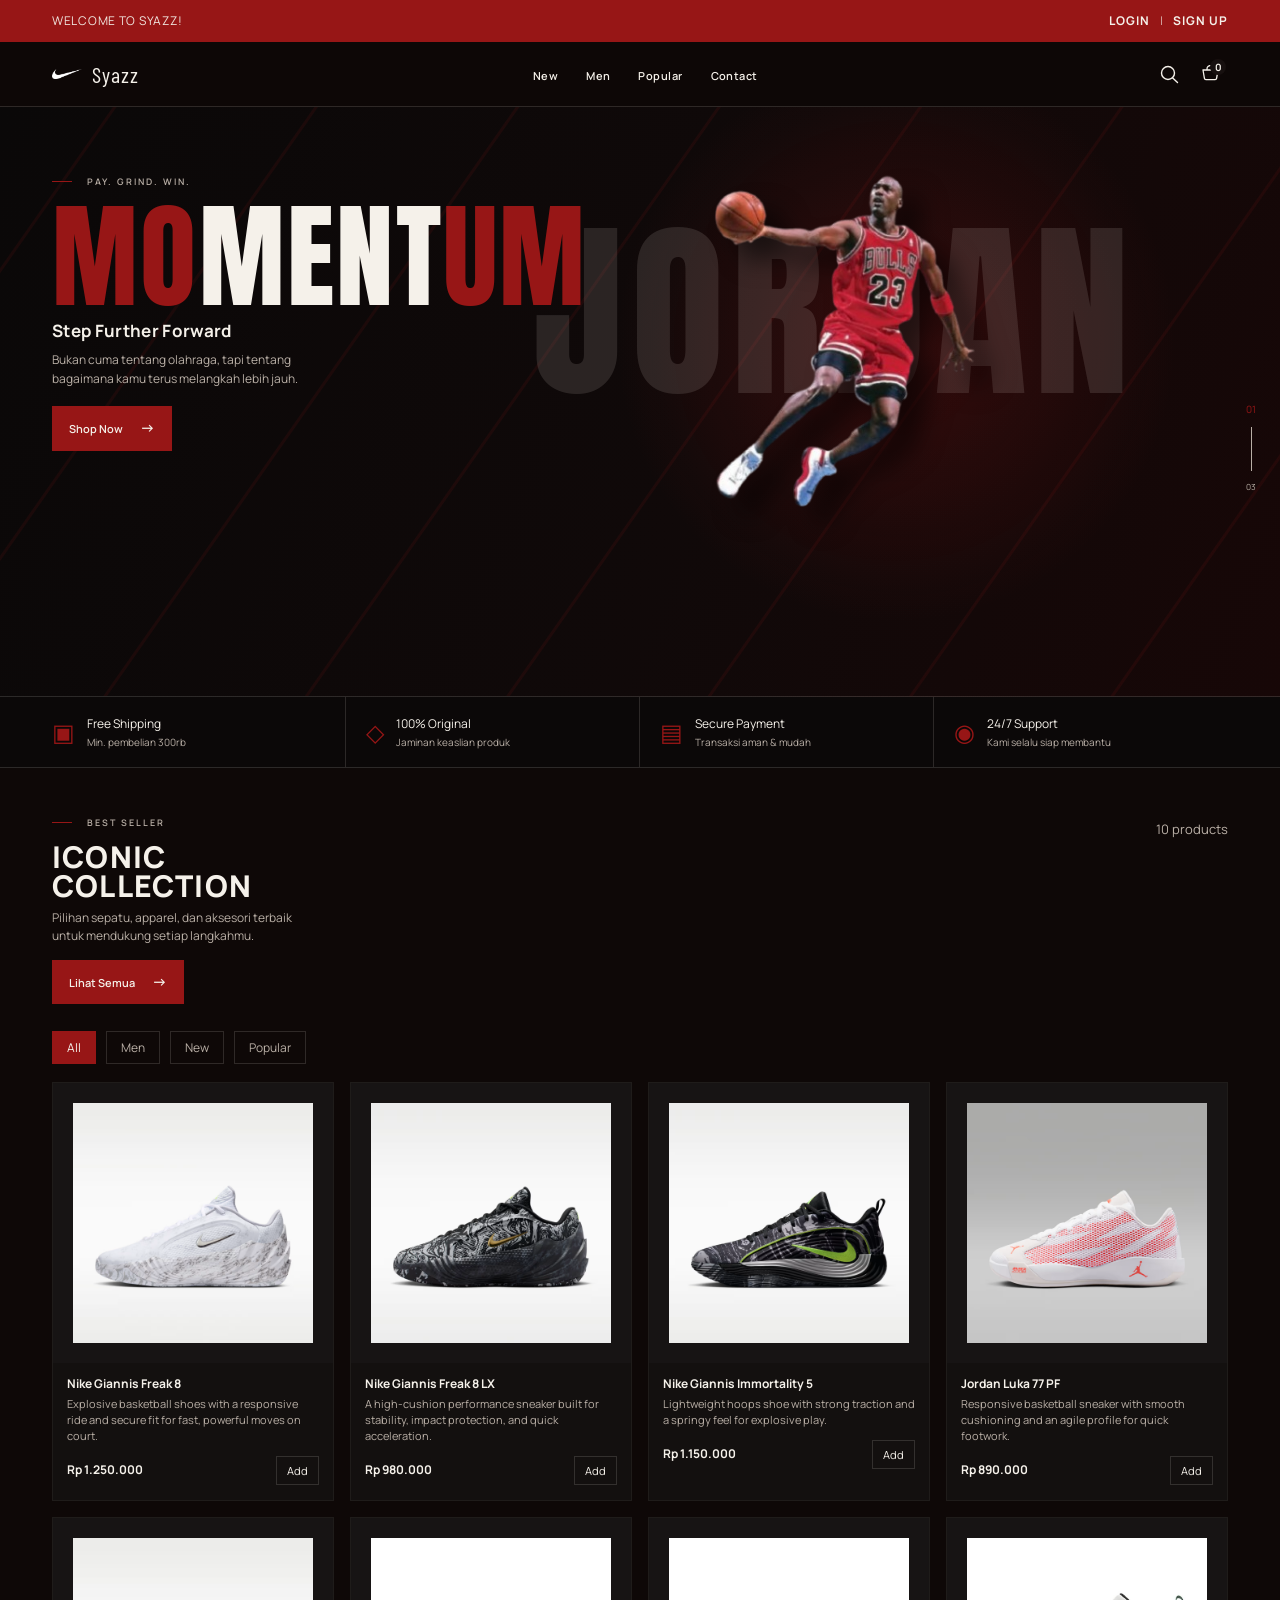
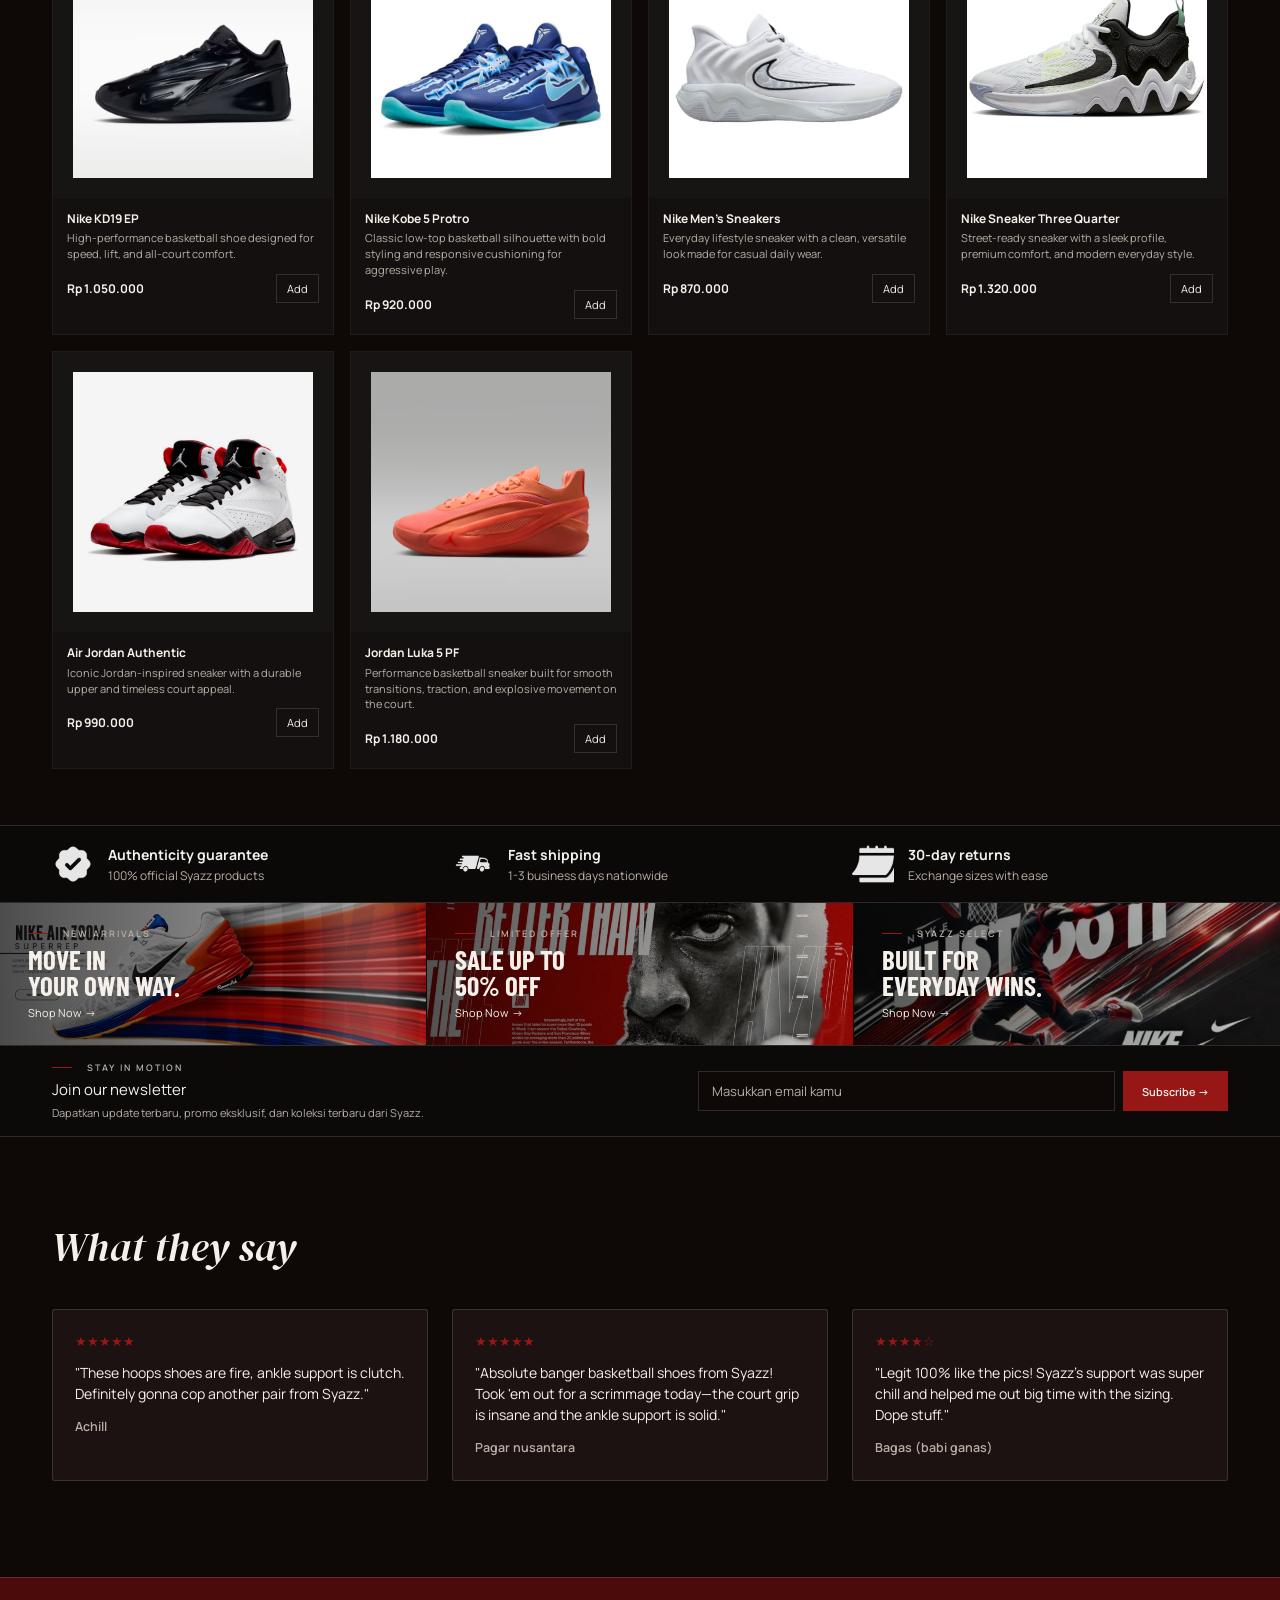
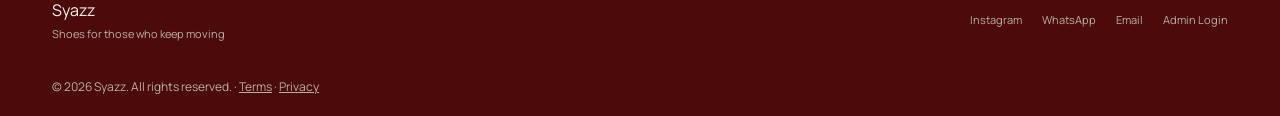
<file: index.html>
<!DOCTYPE html>
<html lang="en">

<head>
  <meta charset="UTF-8">
  <meta name="viewport" content="width=device-width, initial-scale=1.0">
  <title>Syazz — Sports Shoes</title>
  <link rel="preconnect" href="https://fonts.googleapis.com">
  <link rel="preconnect" href="https://fonts.gstatic.com" crossorigin>
  <link
    href="https://fonts.googleapis.com/css2?family=Anton&family=Barlow+Condensed:wght@500;600;700;800&family=DM+Serif+Display:ital@0;1&family=Manrope:wght@400;500;600;700;800&display=swap"
    rel="stylesheet">
  <link rel="stylesheet" href="project/style.css">
</head>

<body>

  <!-- ============ HEADER / NAV ============ -->
  <header class="site-header">
    <div class="login-section">
      <div class="wrap login-section-inner">
        <p class="welcome-text">Welcome to Syazz!</p>
        <div class="login-actions">
          <a href="login/login-1.html" class="login-link">Login</a>
          <span class="login-divider">|</span>
          <a href="Sign-up/sign.html" class="sign-link">Sign up</a>
        </div>
      </div>
    </div>
    <div class="wrap header-inner">
      <button class="nav-toggle" id="navToggle" aria-label="Open menu" aria-expanded="false">
        <span></span><span></span><span></span>
      </button>

      <a href="#" class="logo" id="brandLogo" aria-label="Syazz">
        <img src="images/NIKE_LOGO-removebg-preview.png" alt="Nike logo" class="brand-logo-mark">
        <span class="brand-name">Syazz</span>
      </a>

      <nav class="main-nav" id="mainNav" aria-label="Main navigation">
        <ul>
          <li><a href="#shop" data-category="New">New</a></li>
          <li><a href="#shop" data-category="Men">Men</a></li>
          <li><a href="#shop" data-category="Popular">Popular</a></li>
          <li><a href="#footer">Contact</a></li>
        </ul>
      </nav>

      <div class="header-actions">
        <button class="icon-btn" id="searchToggle" aria-label="Open search">
          <svg width="19" height="19" viewBox="0 0 19 19" fill="none">
            <circle cx="8" cy="8" r="6.5" stroke="currentColor" stroke-width="1.4" />
            <line x1="12.7" y1="13" x2="17.5" y2="17.5" stroke="currentColor" stroke-width="1.4"
              stroke-linecap="round" />
          </svg>
        </button>
        <button class="icon-btn cart-btn" id="cartToggle" aria-label="Open shopping cart">
          <svg width="19" height="19" viewBox="0 0 19 19" fill="none">
            <path d="M2 5h15l-1.4 8.4a1.5 1.5 0 0 1-1.48 1.25H4.9a1.5 1.5 0 0 1-1.48-1.25L2 5Z" stroke="currentColor"
              stroke-width="1.3" stroke-linejoin="round" />
            <path d="M6 5V4a3.5 3.5 0 0 1 7 0v1" stroke="currentColor" stroke-width="1.3" />
          </svg>
          <span class="cart-count" id="cartCount">0</span>
        </button>
      </div>
    </div>

    <div class="search-bar" id="searchBar">
      <div class="wrap">
        <input type="search" id="searchInput" placeholder="Search shoes..." aria-label="Search products">
        <button class="icon-btn" id="searchClose" aria-label="Close search">&times;</button>
      </div>
    </div>
  </header>

  <main>

    <!-- ============ HERO ============ -->
    <section class="hero">
      <div class="wrap hero-inner">
        <div class="hero-copy">
          <p class="eyebrow"><span></span> Pay. Grind. Win.</p>
          <h1><span>Mo</span>ment<span>um</span></h1>
          <h2>Step Further Forward</h2>
          <p class="hero-description">Bukan cuma tentang olahraga, tapi tentang bagaimana kamu terus melangkah lebih
            jauh.</p>
          <a class="btn btn-primary" href="#shop">Shop Now <span aria-hidden="true">→</span></a>
        </div>
        <div class="hero-art" aria-hidden="true">
          <div class="hero-word">JORDAN</div>
          <img src="images/jordan_only-lans.png" width="620" height="420" alt="" aria-hidden="true">
        </div>
      </div>
      <div class="hero-index" aria-hidden="true"><strong>01</strong><span></span><small>03</small></div>
    </section>

    <section class="feature-strip">
      <div class="wrap feature-grid">
        <div class="feature-item"><span class="feature-icon">▣</span>
          <div><strong>Free Shipping</strong><small>Min. pembelian 300rb</small></div>
        </div>
        <div class="feature-item"><span class="feature-icon">◇</span>
          <div><strong>100% Original</strong><small>Jaminan keaslian produk</small></div>
        </div>
        <div class="feature-item"><span class="feature-icon">▤</span>
          <div><strong>Secure Payment</strong><small>Transaksi aman & mudah</small></div>
        </div>
        <div class="feature-item"><span class="feature-icon">◉</span>
          <div><strong>24/7 Support</strong><small>Kami selalu siap membantu</small></div>
        </div>
      </div>
    </section>

    <!-- ============ SHOP SECTION ============ -->
    <section class="shop" id="shop">
      <div class="wrap">
        <div class="shop-heading section-heading">
          <div>
            <p class="eyebrow"><span></span> Best Seller</p>
            <h2>Iconic<br>Collection</h2>
            <p>Pilihan sepatu, apparel, dan aksesori terbaik untuk mendukung setiap langkahmu.</p><a
              class="btn btn-primary" href="#productGrid">Lihat Semua <span aria-hidden="true">→</span></a>
          </div>
          <p id="resultsCount" class="results-count"></p>
        </div>

        <div class="filter-row" id="filterRow" role="tablist" aria-label="Filter kategori">
          <!-- category buttons rendered by JS -->
        </div>

        <div class="shop-panel">
          <div class="product-grid" id="productGrid" aria-live="polite">
            <!-- product cards rendered by JS -->
          </div>
          <p class="empty-state" id="emptyProducts" hidden>No products match your search.</p>
          <a href="#productGrid" class="btn btn-light">Shop all</a>
        </div>
      </div>
    </section>

    <!-- ============ TRUST BADGES ============ -->
    <section class="trust-badges">
      <div class="wrap trust-badges-inner">
        <div class="trust-badge">
          <img src="images/centang-icon-removebg-preview.png" width="42" height="42" alt="" aria-hidden="true">
          <div>
            <p class="trust-title">Authenticity guarantee</p>
            <p class="trust-desc">100% official Syazz products</p>
          </div>
        </div>
        <div class="trust-badge">
          <img src="images/fast_delivery-removebg-preview.png" width="42" height="42" alt="" aria-hidden="true">
          <div>
            <p class="trust-title">Fast shipping</p>
            <p class="trust-desc">1-3 business days nationwide</p>
          </div>
        </div>
        <div class="trust-badge">
          <img src="images/calender-removebg-preview.png" width="42" height="42" alt="" aria-hidden="true">
          <div>
            <p class="trust-title">30-day returns</p>
            <p class="trust-desc">Exchange sizes with ease</p>
          </div>
        </div>
      </div>
    </section>

    <section class="promo-grid wrap" aria-label="Syazz promotions">
      <a class="promo-card promo-new" href="#shop"><span class="eyebrow"><span></span> New arrivals</span><strong>Move
          in<br>your own way.</strong><small>Shop Now&nbsp; →</small></a>
      <a class="promo-card promo-sale" href="#shop"><span class="eyebrow"><span></span> Limited offer</span><strong>Sale
          up to<br>50% off</strong><small>Shop Now&nbsp; →</small></a>
      <a class="promo-card promo-edition" href="#shop"><span class="eyebrow"><span></span> Syazz
          select</span><strong>Built for<br>everyday wins.</strong><small>Shop Now&nbsp; →</small></a>
    </section>

    <section class="newsletter-band">
      <div class="wrap newsletter-band-inner">
        <div>
          <p class="eyebrow"><span></span> Stay in motion</p>
          <h2>Join our newsletter</h2>
          <p>Dapatkan update terbaru, promo eksklusif, dan koleksi terbaru dari Syazz.</p>
        </div>
        <form class="newsletter-form" id="newsletterForm">
          <label for="newsletterEmail" class="newsletter-label">Masukkan email kamu</label>
          <div class="newsletter-row"><input type="email" id="newsletterEmail" placeholder="Masukkan email kamu"
              required aria-label="Email address"><button type="submit" class="btn btn-primary">Subscribe <span
                aria-hidden="true">→</span></button></div>
          <p class="newsletter-success" id="newsletterSuccess" hidden>Thank you for signing up.</p>
        </form>
      </div>
    </section>

    <!-- ============ TESTIMONIALS ============ -->
    <section class="testimonials">
      <div class="wrap">
        <h2 class="testimonials-heading">What they say</h2>
        <div class="testimonial-grid" id="testimonialGrid"></div>
      </div>
    </section>

  </main>

  <!-- ============ PRODUCT QUICK-VIEW MODAL ============ -->
  <div class="modal-overlay" id="productOverlay">
    <div class="modal modal-product" role="dialog" aria-modal="true" aria-labelledby="productModalName">
      <div class="modal-header">
        <h2 id="productModalName">Product name</h2>
        <button class="icon-btn" id="productModalClose" aria-label="Close product details">&times;</button>
      </div>
      <div class="product-modal-body">
        <div class="product-modal-media" id="productModalMedia"></div>
        <div class="product-modal-info">
          <span class="product-category-tag" id="productModalCategory"></span>
          <p class="product-modal-desc" id="productModalDesc"></p>
          <p class="product-modal-price" id="productModalPrice"></p>
          <div class="cart-item-qty product-modal-qty">
            <button class="qty-btn" id="productModalMinus" aria-label="Decrease quantity">−</button>
            <span id="productModalQty">1</span>
            <button class="qty-btn" id="productModalPlus" aria-label="Increase quantity">+</button>
          </div>
          <button class="btn btn-primary btn-block" id="productModalAdd">Add to cart</button>
        </div>
      </div>
    </div>
  </div>

  <!-- ============ CART DRAWER ============ -->
  <div class="cart-overlay" id="cartOverlay"></div>
  <aside class="cart-drawer" id="cartDrawer" aria-label="Shopping cart" aria-hidden="true">
    <div class="cart-header">
      <h2>Shopping cart</h2>
      <button class="icon-btn" id="cartClose" aria-label="Close shopping cart">&times;</button>
    </div>
    <div class="cart-items" id="cartItems"></div>
    <p class="empty-state" id="emptyCart" hidden>Your cart is empty.</p>
    <div class="cart-footer">
      <div class="cart-total-row">
        <span>Total</span>
        <span id="cartTotal">Rp 0</span>
      </div>
      <button class="btn btn-primary btn-block" id="checkoutBtn">Checkout</button>
    </div>
  </aside>

  <!-- ============ CHECKOUT SUMMARY MODAL ============ -->
  <div class="modal-overlay" id="checkoutOverlay">
    <div class="modal" role="dialog" aria-modal="true" aria-labelledby="checkoutTitle">
      <div class="modal-header">
        <h2 id="checkoutTitle">Order summary</h2>
        <button class="icon-btn" id="checkoutClose" aria-label="Close order summary">&times;</button>
      </div>
      <div id="checkoutSummary" class="checkout-summary"></div>
      <a href="089677293212" id="whatsappCheckout" class="btn btn-primary btn-block" target="_blank"
        rel="noopener">Continue via
        WhatsApp</a>
    </div>
  </div>

  <!-- ============ FOOTER ============ -->
  <footer class="site-footer" id="footer">
    <div class="wrap footer-inner">
      <div>
        <span class="logo">Syazz</span>
        <p class="footer-tagline">Shoes for those who keep moving</p>
      </div>
      <div class="footer-links">
        <a href="https://www.instagram.com/syaznoels_/" target="_blank" rel="noopener">Instagram</a>
        <a href="089677293212" target="_blank" rel="noopener">WhatsApp</a>
        <a href="muhammadrafasyazani@gmail.com">Email</a>
        <a href="Admin-login/login-admin.html">Admin Login</a>
      </div>
      <p class="footer-copy">© 2026 Syazz. All rights reserved. · <a href="#">Terms</a> · <a href="#">Privacy</a></p>
    </div>
  </footer>

  <script src="project/script.js"></script>
</body>

</html>
</file>
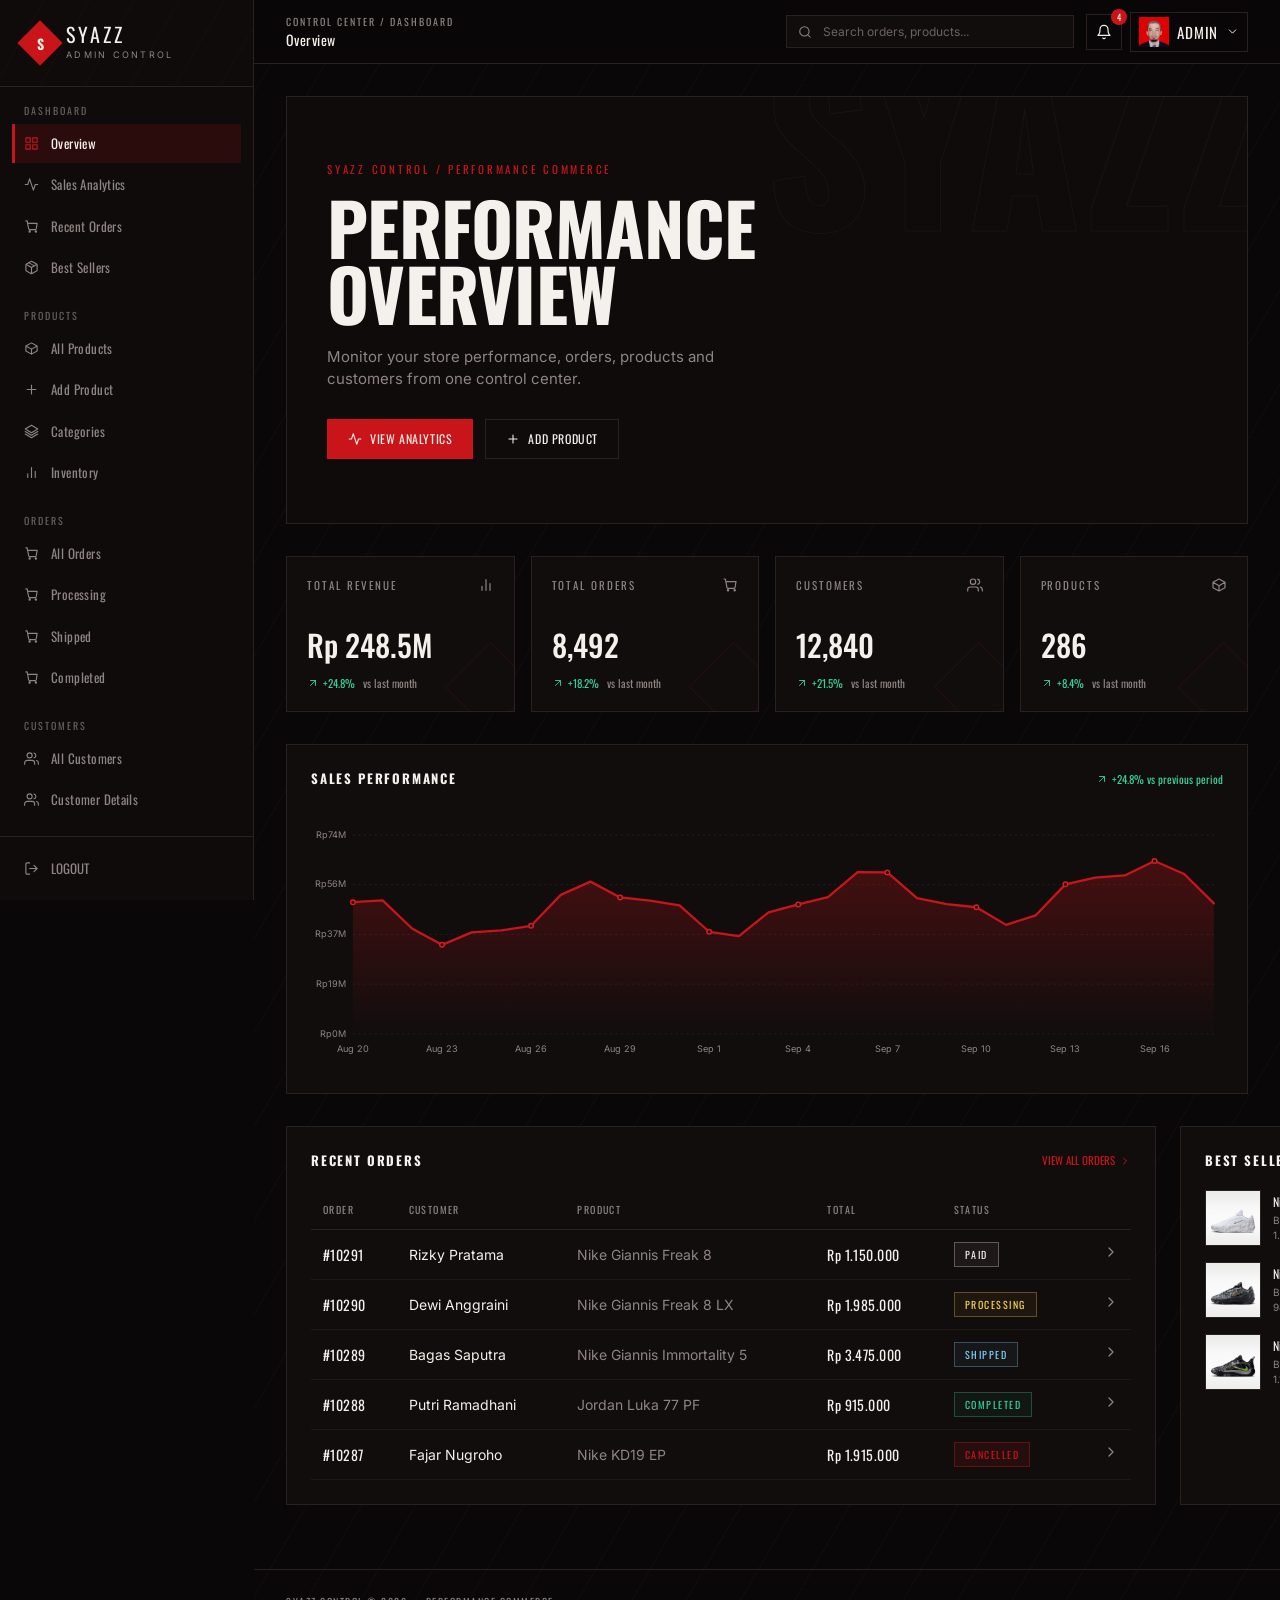
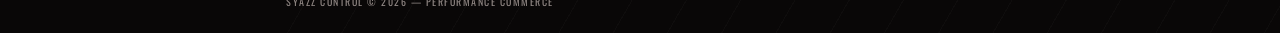
<file: admin-dashboard/dashboard.html>
<!DOCTYPE html>
<html lang="en">

<head>
  <meta charset="UTF-8" />
  <meta name="viewport" content="width=device-width, initial-scale=1.0" />
  <title>SYAZZ CONTROL — Performance Commerce</title>
  <link rel="preconnect" href="https://fonts.googleapis.com">
  <link
    href="https://fonts.googleapis.com/css2?family=Oswald:wght@300;400;500;600;700&family=Inter:wght@400;500;600;700;800&display=swap"
    rel="stylesheet">
    <link rel="stylesheet" href="style.css">
</head>

<body>
  <div id="root"></div>

  <script src="script.js"></script>
</body> 

</html>
</file>
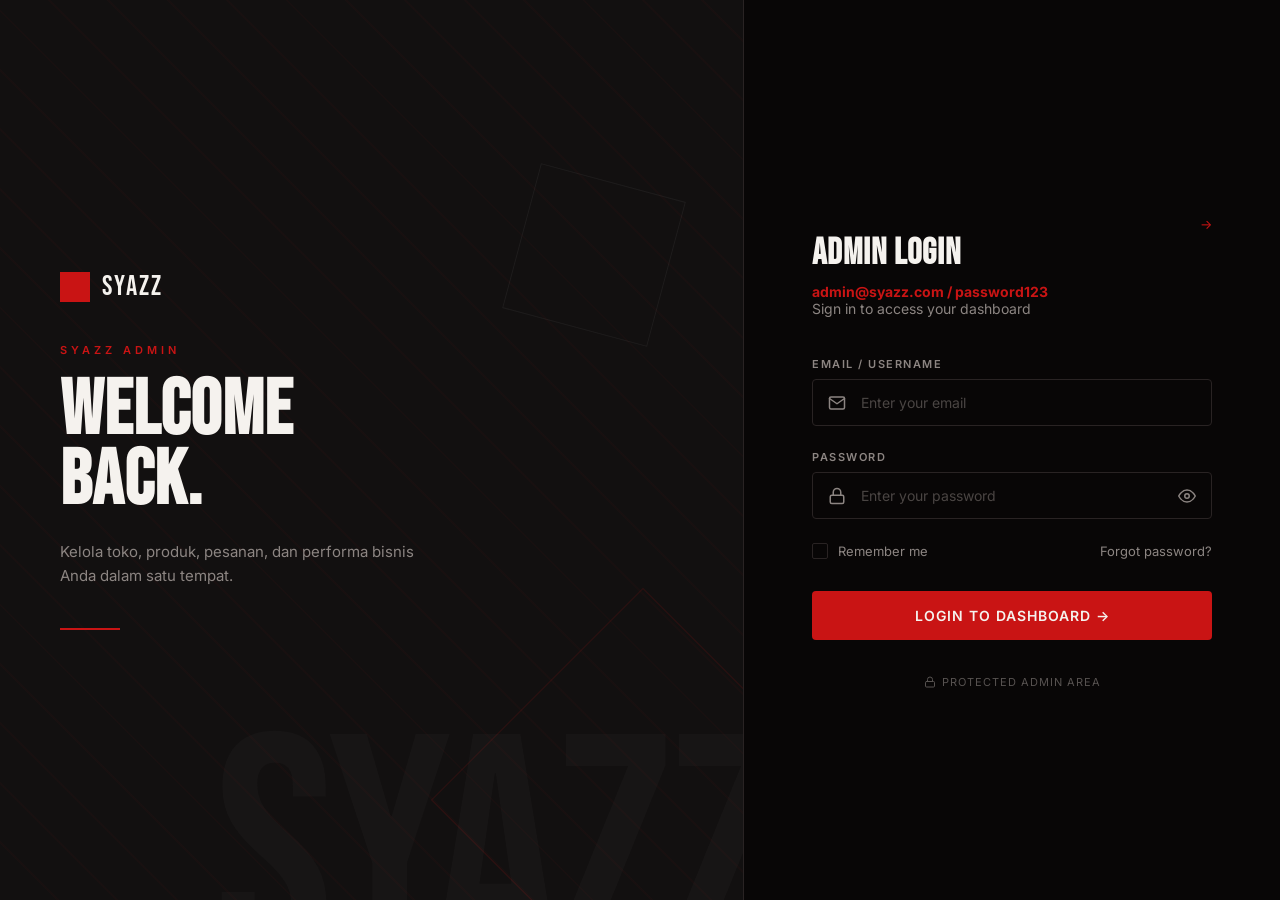
<file: Admin-login/login-admin.html>
<!DOCTYPE html>
<html lang="id">
<head>
    <meta charset="UTF-8">
    <meta name="viewport" content="width=device-width, initial-scale=1.0">
    <title>SYAZZ | Admin Control Center</title>
    <!-- Google Fonts: Bebas Neue (Display) & Inter (Body) -->
    <link rel="preconnect" href="https://fonts.googleapis.com">
    <link rel="preconnect" href="https://fonts.gstatic.com" crossorigin>
    <link href="https://fonts.googleapis.com/css2?family=Bebas+Neue&family=Inter:wght@300;400;500;600&display=swap" rel="stylesheet">
    <link rel="stylesheet" href="login.css">
</head>
<body>

    <div class="login-container">
        
        <!-- BAGIAN KIRI: Branding & Visual -->
        <div class="left-panel">
            <div class="diagonal-bg"></div>
            <div class="big-bg-text">SYAZZ</div>
            
            <div class="left-content">
                <div class="brand-header">
                    <div class="logo-mark"></div>
                    <span class="logo-text">SYAZZ</span>
                </div>
                
                <div class="admin-label">SYAZZ ADMIN</div>
                
                <h1 class="hero-title">
                    WELCOME<br>BACK.
                </h1>
                
                <p class="hero-subtitle">
                    Kelola toko, produk, pesanan, dan performa bisnis Anda dalam satu tempat.
                </p>

                <div class="accent-line"></div>
            </div>

            <!-- Elemen dekoratif abstrak (siluet sneaker/garis) -->
            <div class="abstract-shape shape-1"></div>
            <div class="abstract-shape shape-2"></div>
        </div>

        <!-- BAGIAN KANAN: Form Login -->
        <div class="right-panel">
            <div class="form-wrapper">
                <span class="back-home"><a href="../index.html">→</a></span>
                <div class="form-header">
                    <h2 class="form-title">ADMIN LOGIN</h2>
                    <h4> admin@syazz.com / password123</h4>
                    <p class="form-subtitle">Sign in to access your dashboard</p>
                </div>

                <form id="loginForm" novalidate>
                    
                    <!-- Input Email/Username -->
                    <div class="input-group">
                        <label for="email" class="input-label">Email / Username</label>
                        <div class="input-wrapper">
                            <span class="input-icon">
                                <svg width="18" height="18" viewBox="0 0 24 24" fill="none" stroke="currentColor" stroke-width="2" stroke-linecap="round" stroke-linejoin="round"><path d="M4 4h16c1.1 0 2 .9 2 2v12c0 1.1-.9 2-2 2H4c-1.1 0-2-.9-2-2V6c0-1.1.9-2 2-2z"></path><polyline points="22,6 12,13 2,6"></polyline></svg>
                            </span>
                            <input type="text" id="email" name="email" placeholder="Enter your email" autocomplete="username" required>
                        </div>
                        <span class="error-message" id="emailError">Email / Username tidak boleh kosong.</span>
                    </div>

                    <!-- Input Password -->
                    <div class="input-group">
                        <label for="password" class="input-label">Password</label>
                        <div class="input-wrapper">
                            <span class="input-icon">
                                <svg width="18" height="18" viewBox="0 0 24 24" fill="none" stroke="currentColor" stroke-width="2" stroke-linecap="round" stroke-linejoin="round"><rect x="3" y="11" width="18" height="11" rx="2" ry="2"></rect><path d="M7 11V7a5 5 0 0 1 10 0v4"></path></svg>
                            </span>
                            <input type="password" id="password" name="password" placeholder="Enter your password" autocomplete="current-password" required>
                            <button type="button" class="toggle-password" id="togglePassword" aria-label="Show password">
                                <svg id="eyeIcon" width="18" height="18" viewBox="0 0 24 24" fill="none" stroke="currentColor" stroke-width="2" stroke-linecap="round" stroke-linejoin="round"><path d="M1 12s4-8 11-8 11 8 11 8-4 8-11 8-11-8-11-8z"></path><circle cx="12" cy="12" r="3"></circle></svg>
                            </button>
                        </div>
                        <span class="error-message" id="passwordError">Password tidak boleh kosong.</span>
                    </div>

                    <!-- Options: Remember Me & Forgot Password -->
                    <div class="form-options">
                        <label class="checkbox-container">
                            <input type="checkbox" id="rememberMe">
                            <span class="checkmark"></span>
                            <span class="checkbox-label">Remember me</span>
                        </label>
                        <a href="#" class="forgot-link">Forgot password?</a>
                    </div>

                    <!-- Tombol Submit -->
                    <button type="submit" class="btn-login" id="loginBtn">
                        <span class="btn-text">LOGIN TO DASHBOARD →</span>
                        <span class="btn-loader" id="btnLoader"></span>
                    </button>

                    <!-- Footer Form -->
                    <div class="form-footer">
                        <span class="protected-text">
                            <svg width="12" height="12" viewBox="0 0 24 24" fill="none" stroke="currentColor" stroke-width="2" stroke-linecap="round" stroke-linejoin="round"><rect x="3" y="11" width="18" height="11" rx="2" ry="2"></rect><path d="M7 11V7a5 5 0 0 1 10 0v4"></path></svg>
                            Protected Admin Area
                        </span>
                    </div>

                </form>
            </div>
        </div>

    </div>

    <script src="login.js"></script>
</body>
</html>
</file>
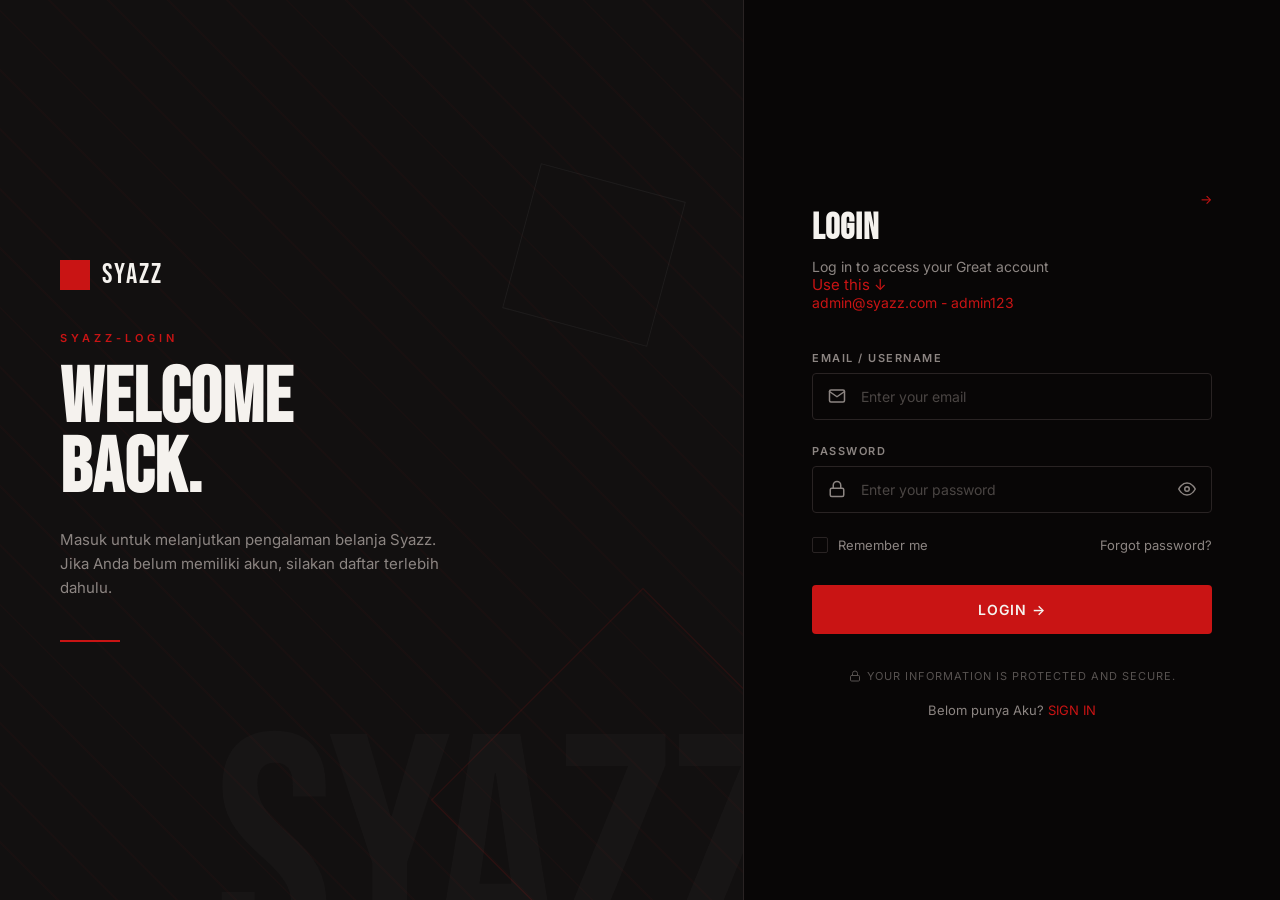
<file: login/login-1.html>
<!DOCTYPE html>
<html lang="id">
<head>
    <meta charset="UTF-8">
    <meta name="viewport" content="width=device-width, initial-scale=1.0">
    <title>SYAZZ | Admin Control Center</title>
    <!-- Google Fonts: Bebas Neue (Display) & Inter (Body) -->
    <link rel="preconnect" href="https://fonts.googleapis.com">
    <link rel="preconnect" href="https://fonts.gstatic.com" crossorigin>
    <link href="https://fonts.googleapis.com/css2?family=Bebas+Neue&family=Inter:wght@300;400;500;600&display=swap" rel="stylesheet">
    <link rel="stylesheet" href="login.css">
</head>
<body>

    <div class="login-container">
        
        <!-- BAGIAN KIRI: Branding & Visual -->
        <div class="left-panel">
            <div class="diagonal-bg"></div>
            <div class="big-bg-text">SYAZZ</div>
            
            <div class="left-content">
                <div class="brand-header">
                    <div class="logo-mark"></div>
                    <span class="logo-text">SYAZZ</span>
                </div>
                
                <div class="admin-label">SYAZZ-LOGIN</div>
                
                <h1 class="hero-title">
                    WELCOME<br>BACK.
                </h1>
                
                <p class="hero-subtitle">
                    Masuk untuk melanjutkan pengalaman belanja Syazz. Jika Anda belum memiliki akun, silakan daftar terlebih dahulu.
                </p>

                <div class="accent-line"></div>
            </div>

            <!-- Elemen dekoratif abstrak (siluet sneaker/garis) -->
            <div class="abstract-shape shape-1"></div>
            <div class="abstract-shape shape-2"></div>
        </div>

        <!-- BAGIAN KANAN: Form Login -->
        <div class="right-panel">
            <div class="form-wrapper">
                     <span class="back-home"><a href="../index.html">→</a></span>
                           
                <div class="form-header">
                    <h2 class="form-title">LOGIN</h2>
                    <p class="form-subtitle">Log in to access your Great account <br></p>
                    <p class="pass-tittle">Use this ↓ </p>
                               <p class="form-login">admin@syazz.com - admin123</p>             
                  
                </div>

                <form id="loginForm" novalidate>
                    
                    <!-- Input Email/Username -->
                    <div class="input-group">
                        <label for="email" class="input-label">Email / Username</label>
                        <div class="input-wrapper">
                            <span class="input-icon">
                                <svg width="18" height="18" viewBox="0 0 24 24" fill="none" stroke="currentColor" stroke-width="2" stroke-linecap="round" stroke-linejoin="round"><path d="M4 4h16c1.1 0 2 .9 2 2v12c0 1.1-.9 2-2 2H4c-1.1 0-2-.9-2-2V6c0-1.1.9-2 2-2z"></path><polyline points="22,6 12,13 2,6"></polyline></svg>
                            </span>
                            <input type="text" id="email" name="email" placeholder="Enter your email" autocomplete="username" required>
                        </div>
                        <span class="error-message" id="emailError">Email / Username tidak boleh kosong.</span>
                    </div>

                    <!-- Input Password -->
                    <div class="input-group">
                        <label for="password" class="input-label">Password</label>
                        <div class="input-wrapper">
                            <span class="input-icon">
                                <svg width="18" height="18" viewBox="0 0 24 24" fill="none" stroke="currentColor" stroke-width="2" stroke-linecap="round" stroke-linejoin="round"><rect x="3" y="11" width="18" height="11" rx="2" ry="2"></rect><path d="M7 11V7a5 5 0 0 1 10 0v4"></path></svg>
                            </span>
                            <input type="password" id="password" name="password" placeholder="Enter your password" autocomplete="current-password" required>
                            <button type="button" class="toggle-password" id="togglePassword" aria-label="Show password">
                                <svg id="eyeIcon" width="18" height="18" viewBox="0 0 24 24" fill="none" stroke="currentColor" stroke-width="2" stroke-linecap="round" stroke-linejoin="round"><path d="M1 12s4-8 11-8 11 8 11 8-4 8-11 8-11-8-11-8z"></path><circle cx="12" cy="12" r="3"></circle></svg>
                            </button>
                        </div>
                        <span class="error-message" id="passwordError">Password tidak boleh kosong.</span>
                    </div>

                    <!-- Options: Remember Me & Forgot Password -->
                    <div class="form-options">
                        <label class="checkbox-container">
                            <input type="checkbox" id="rememberMe">
                            <span class="checkmark"></span>
                            <span class="checkbox-label">Remember me</span>
                        </label>
                        <a href="#" class="forgot-link">Forgot password?</a>
                    </div>

                    <!-- Tombol Submit -->
                    <button type="submit" class="btn-login" id="loginBtn">
                        <span class="btn-text">LOGIN →</span>
                        <span class="btn-loader" id="btnLoader"></span>
                    </button>

                    <!-- Footer Form -->
                    <div class="form-footer">
                        <span class="protected-text">
                            <svg width="12" height="12" viewBox="0 0 24 24" fill="none" stroke="currentColor" stroke-width="2" stroke-linecap="round" stroke-linejoin="round"><rect x="3" y="11" width="18" height="11" rx="2" ry="2"></rect><path d="M7 11V7a5 5 0 0 1 10 0v4"></path></svg>
                            Your information is protected and secure.
                        </span>
                        <span class="signin-link">Belom punya Aku? <a href="../Sign-up/sign.html">SIGN IN</a></span>
    
                    </div>

                </form>
            </div>
        </div>

    </div>

    <script src="login.js"></script>
</body>
</html>
</file>
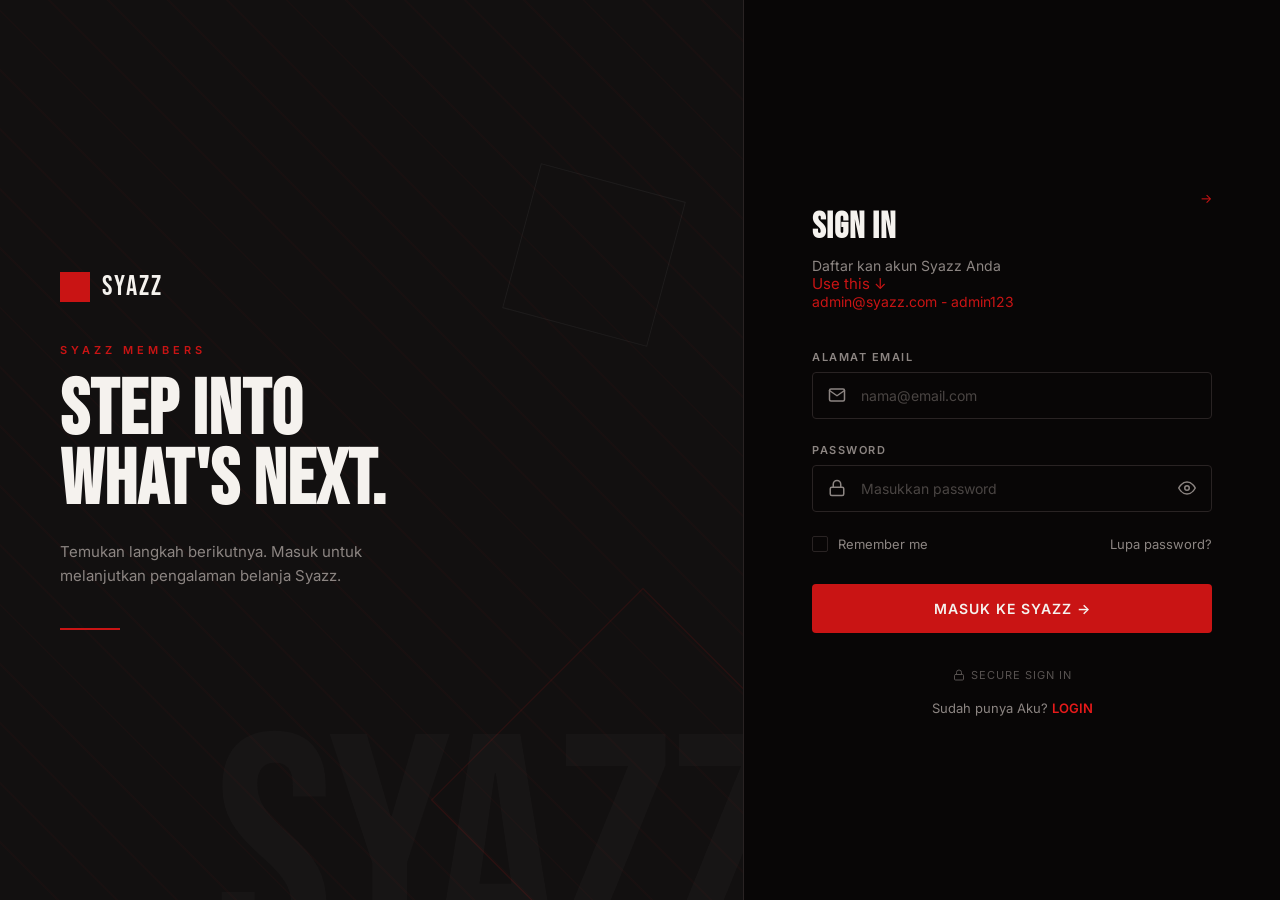
<file: Sign-up/sign.html>
<!DOCTYPE html>
<html lang="id">

<head>
    <meta charset="UTF-8">
    <meta name="viewport" content="width=device-width, initial-scale=1.0">
    <title>SYAZZ | Sign In</title>
    <!-- Google Fonts: Bebas Neue (Display) & Inter (Body) -->
    <link rel="preconnect" href="https://fonts.googleapis.com">
    <link rel="preconnect" href="https://fonts.gstatic.com" crossorigin>
    <link href="https://fonts.googleapis.com/css2?family=Bebas+Neue&family=Inter:wght@300;400;500;600&display=swap"
        rel="stylesheet">
    <link rel="stylesheet" href="sign.css">
</head>

<body>

    <div class="login-container">

        <!-- BAGIAN KIRI: Branding & Visual -->
        <div class="left-panel">
            <div class="diagonal-bg"></div>
            <div class="big-bg-text">SYAZZ</div>

            <div class="left-content">
                <div class="brand-header">
                    <div class="logo-mark"></div>
                    <span class="logo-text">SYAZZ</span>
                </div>

                <div class="admin-label">SYAZZ MEMBERS</div>

                <h1 class="hero-title">
                    STEP INTO<br>WHAT'S NEXT.
                </h1>

                <p class="hero-subtitle">
                    Temukan langkah berikutnya. Masuk untuk melanjutkan pengalaman belanja Syazz.
                </p>

                <div class="accent-line"></div>
            </div>

            <!-- Elemen dekoratif abstrak (siluet sneaker/garis) -->
            <div class="abstract-shape shape-1"></div>
            <div class="abstract-shape shape-2"></div>
        </div>

        <!-- BAGIAN KANAN: Form Login -->
        <div class="right-panel">
            <div class="form-wrapper">

                <span class="back-home"><a href="../index.html">→</a></span>

                <div class="form-header">
                    <h2 class="form-title">SIGN IN</h2>
                    <p class="form-subtitle">Daftar kan akun Syazz Anda<br></p>
                    <p class="pass-tittle">Use this ↓ </p>
                        <p class="form-login">admin@syazz.com - admin123</p>
                    
                </div>

                <form id="loginForm" novalidate>

                    <!-- Input Email/Username -->
                    <div class="input-group">
                        <label for="email" class="input-label">Alamat email</label>
                        <div class="input-wrapper">
                            <span class="input-icon">
                                <svg width="18" height="18" viewBox="0 0 24 24" fill="none" stroke="currentColor"
                                    stroke-width="2" stroke-linecap="round" stroke-linejoin="round">
                                    <path
                                        d="M4 4h16c1.1 0 2 .9 2 2v12c0 1.1-.9 2-2 2H4c-1.1 0-2-.9-2-2V6c0-1.1.9-2 2-2z">
                                    </path>
                                    <polyline points="22,6 12,13 2,6"></polyline>
                                </svg>
                            </span>
                            <input type="email" id="email" name="email" placeholder="nama@email.com"
                                autocomplete="email" aria-describedby="emailError" required>
                        </div>
                        <span class="error-message" id="emailError" role="alert">Masukkan alamat email yang
                            valid.</span>
                    </div>

                    <!-- Input Password -->
                    <div class="input-group">
                        <label for="password" class="input-label">Password</label>
                        <div class="input-wrapper">
                            <span class="input-icon">
                                <svg width="18" height="18" viewBox="0 0 24 24" fill="none" stroke="currentColor"
                                    stroke-width="2" stroke-linecap="round" stroke-linejoin="round">
                                    <rect x="3" y="11" width="18" height="11" rx="2" ry="2"></rect>
                                    <path d="M7 11V7a5 5 0 0 1 10 0v4"></path>
                                </svg>
                            </span>
                            <input type="password" id="password" name="password" placeholder="Masukkan password"
                                autocomplete="current-password" aria-describedby="passwordError" required>
                            <button type="button" class="toggle-password" id="togglePassword"
                                aria-label="Show password">
                                <svg id="eyeIcon" width="18" height="18" viewBox="0 0 24 24" fill="none"
                                    stroke="currentColor" stroke-width="2" stroke-linecap="round"
                                    stroke-linejoin="round">
                                    <path d="M1 12s4-8 11-8 11 8 11 8-4 8-11 8-11-8-11-8z"></path>
                                    <circle cx="12" cy="12" r="3"></circle>
                                </svg>
                            </button>
                        </div>
                        <span class="error-message" id="passwordError" role="alert">Password wajib diisi.</span>
                    </div>

                    <!-- Options: Remember Me & Forgot Password -->
                    <div class="form-options">
                        <label class="checkbox-container">
                            <input type="checkbox" id="rememberMe">
                            <span class="checkmark"></span>
                            <span class="checkbox-label">Remember me</span>
                        </label>
                        <button type="button" class="forgot-link" id="forgotPassword">Lupa password?</button>
                    </div>

                    <!-- Tombol Submit -->
                    <button type="submit" class="btn-login" id="loginBtn">
                        <span class="btn-text">MASUK KE SYAZZ <span aria-hidden="true">→</span></span>
                        <span class="btn-loader" id="btnLoader"></span>
                    </button>

                    <!-- Footer Form -->
                    <p class="auth-message" id="authMessage" role="status" aria-live="polite" hidden></p>

                    <div class="form-footer">
                        <span class="protected-text">
                            <svg width="12" height="12" viewBox="0 0 24 24" fill="none" stroke="currentColor"
                                stroke-width="2" stroke-linecap="round" stroke-linejoin="round">
                                <rect x="3" y="11" width="18" height="11" rx="2" ry="2"></rect>
                                <path d="M7 11V7a5 5 0 0 1 10 0v4"></path>
                            </svg>
                            Secure sign in
                        </span>
                        <div class="log-link">
                            Sudah punya Aku? <a href="../login/login-1.html">LOGIN</a>
                        </div>

                    </div>

                </form>
            </div>
        </div>

    </div>

    <script src="sign.js"></script>
</body>

</html>
</file>
<file: project/style.css>
/* ================================================================
   CONFIG — ubah warna, font, radius di sini.
   ================================================================ */
:root {
  --bg: #0E0807;
  /* background utama, hitam kemerahan */
  --bg-elevated: #1B1211;
  /* panel gelap sedikit lebih terang */
  --surface: #F5F1EA;
  /* background card produk (terang) */
  --ink: #17100F;
  /* teks di atas surface terang */
  --ink-inverse: #F5F1EA;
  /* teks di atas background gelap */
  --muted: #B9AFA6;
  /* teks sekunder di atas gelap */
  --muted-light: #6B6259;
  /* teks sekunder di atas terang */
  --red: #971616;
  /* aksen merah utama */
  --red-bright: #971616;
  /* merah hover */
  --red-deep: #971616;
  /* merah untuk band dan border */
  --line-dark: rgba(245, 241, 234, 0.14);
  --line-light: rgba(23, 16, 15, 0.12);

  --font-display: 'Barlow Condensed', 'Arial Narrow', 'Segoe UI', sans-serif;
  --font-script: 'DM Serif Display', Georgia, 'Times New Roman', serif;
  --font-body: 'Manrope', 'Segoe UI', Tahoma, sans-serif;

  --radius: 3px;
  --radius-pill: 999px;
  --max-w: 1240px;
}

/* ================================================================
   RESET
   ================================================================ */
* {
  box-sizing: border-box;
  margin: 0;
  padding: 0;
}

html {
  scroll-behavior: smooth;
  scroll-padding-top: 72px;
}

body {
  background: var(--bg);
  color: var(--ink-inverse);
  font-family: var(--font-body);
  line-height: 1.5;
  -webkit-font-smoothing: antialiased;
  -moz-osx-font-smoothing: grayscale;
  text-rendering: optimizeLegibility;
}

body,
button,
input,
textarea,
select {
  font-feature-settings: "kern" 1, "liga" 1;
  font-family: var(--font-body);
}

h1,
h2,
h3,
h4,
h5,
h6,
strong,
b,
.promo-card strong,
.section-heading h2,
.modal-header h2,
.cart-header h2 {
  font-family: inherit;
  font-weight: inherit;
}

img {
  max-width: 100%;
  display: block;
}

a {
  color: inherit;
  text-decoration: none;
}

button {
  font-family: inherit;
  cursor: pointer;
}

ul {
  list-style: none;
}

input {
  font-family: inherit;
}

:focus-visible {
  outline: 2px solid var(--red-bright);
  outline-offset: 2px;
}

.wrap {
  max-width: var(--max-w);
  margin: 0 auto;
  padding: 0 32px;
}

/* LOGIN */
.login-section {
  background: var(--red);
  color: var(--ink-inverse);
  font-size: 12px;
  padding: 12px 0;
}

.login-section-inner {
  display: flex;
  align-items: center;
  justify-content: space-between;
  gap: 16px;
}

.welcome-text {
  margin: 0;
  font-size: 12px;
  letter-spacing: 0.06em;
  text-transform: uppercase;
  opacity: 0.95;
}

.login-actions {
  display: flex;
  align-items: center;
  gap: 10px;
}

.login-link,.sign-link {
  color: var(--ink-inverse);
  font-size: 12px;
  font-weight: 700;
  letter-spacing: 0.08em;
  text-transform: uppercase;
  transition: opacity 0.2s ease;
}


.login-link:hover {
  opacity: 0.8;
}

.login-divider {
  opacity: 0.7;
  font-size: 12px;
}

/* ================================================================
   BUTTONS
   ================================================================ */
.btn {
  display: inline-block;
  padding: 13px 28px;
  border-radius: var(--radius-pill);
  font-size: 14px;
  font-weight: 600;
  border: 1px solid transparent;
  transition: background .2s ease, color .2s ease, border-color .2s ease;
}

.btn-primary {
  background: var(--red);
  color: var(--ink-inverse);
  border-color: var(--red);
}

.btn-primary:hover {
  background: var(--red-bright);
  border-color: var(--red-bright);
}

.btn-light {
  background: var(--surface);
  color: var(--ink);
  border-color: var(--surface);
  margin-top: 28px;
}

.btn-light:hover {
  background: var(--ink-inverse);
}

.btn-block {
  display: block;
  width: 100%;
  text-align: center;
}

.icon-btn {
  background: none;
  border: none;
  color: var(--ink-inverse);
  padding: 8px;
  position: relative;
  display: inline-flex;
  align-items: center;
  justify-content: center;
  border-radius: var(--radius);
}

.icon-btn:hover {
  background: var(--line-dark);
}

/* ================================================================
   UTILITY BAR + HEADER
   ================================================================ */
.utility-bar {
  background: #4C0B0B;
}

.utility-bar-inner {
  display: flex;
  justify-content: flex-end;
  gap: 20px;
  padding: 8px 32px;
}

.utility-link {
  background: none;
  border: none;
  color: var(--ink-inverse);
  font-size: 12.5px;
  opacity: 0.85;
}

.utility-link:hover {
  opacity: 1;
  text-decoration: underline;
}

.site-header {
  position: sticky;
  top: 0;
  z-index: 50;
  background: var(--red);
  border-bottom: none;
}

.header-inner {
  display: flex;
  align-items: center;
  justify-content: space-between;
  padding: 18px 32px;
}

.logo {
  display: inline-flex;
  align-items: center;
  gap: 10px;
  color: var(--ink-inverse);
  text-decoration: none;
}

.brand-name {
  font-family: var(--font-display);
  font-size: 22px;
  letter-spacing: 0.04em;
  color: var(--ink-inverse);
}

.brand-logo-mark {
  width: 30px;
  height: auto;
  display: block;
  filter: brightness(0) invert(1);
}

.main-nav ul {
  display: flex;
  gap: 28px;
  font-size: 14px;
}

.main-nav a:hover {
  opacity: 0.8;
}

.header-actions {
  display: flex;
  align-items: center;
  gap: 6px;
}

.cart-btn {
  position: relative;
}

.cart-count {
  position: absolute;
  top: 2px;
  right: 2px;
  background: var(--ink);
  color: var(--ink-inverse);
  font-size: 10px;
  font-weight: 700;
  min-width: 16px;
  height: 16px;
  border-radius: 50%;
  display: flex;
  align-items: center;
  justify-content: center;
  padding: 0 3px;
}

.nav-toggle {
  display: none;
  flex-direction: column;
  gap: 4px;
  background: none;
  border: none;
  padding: 8px;
}

.nav-toggle span {
  width: 20px;
  height: 2px;
  background: var(--ink-inverse);
  display: block;
}

.search-bar {
  display: none;
  border-top: 1px solid rgba(245, 241, 234, 0.25);
  padding: 14px 0;
  background: var(--red);
}

.search-bar.is-open {
  display: block;
}

.search-bar .wrap {
  display: flex;
  align-items: center;
  gap: 10px;
}

.search-bar input {
  flex: 1;
  border: none;
  background: none;
  color: var(--ink-inverse);
  font-size: 16px;
  padding: 6px 0;
}

.search-bar input::placeholder {
  color: rgba(245, 241, 234, 0.6);
}

.search-bar input:focus {
  outline: none;
}

/* ================================================================
   HERO
   ================================================================ */
.hero {
  position: relative;
  padding: 64px 0 40px;
  overflow: hidden;
}

.hero-corner {
  position: absolute;
  top: 24px;
  right: 32px;
  font-size: 13px;
  color: var(--muted);
}

.hero-inner {
  position: relative;
  text-align: center;
}

.hero-outline {
  font-family: var(--font-display);
  font-size: clamp(56px, 12vw, 140px);
  line-height: 0.9;
  color: transparent;
  -webkit-text-stroke: 2px var(--red);
  letter-spacing: 0.01em;
}

.hero-script {
  font-family: var(--font-script);
  font-style: italic;
  font-size: clamp(28px, 4.5vw, 46px);
  color: var(--ink-inverse);
  display: flex;
  flex-direction: column;
  gap: 4px;
  margin-top: -18px;
  position: relative;
  z-index: 2;
}

.hero-art {
  max-width: 420px;
  margin: 12px auto 0;
}

.hero-footer-row {
  display: flex;
  justify-content: space-between;
  font-size: 13px;
  color: var(--muted);
  padding-top: 56px;
}

/* ================================================================
   CATEGORY STRIP
   ================================================================ */
.category-strip {
  background: var(--red);
  padding: 14px 0;
}

.category-strip .wrap {
  text-align: right;
  font-size: 13px;
}

/* ================================================================
   SHOP SECTION
   ================================================================ */
.shop {
  padding: 64px 0 0;
}

.shop-title {
  font-family: var(--font-script);
  font-weight: 500;
  font-size: clamp(36px, 5vw, 54px);
  padding: 0 32px;
  margin-bottom: 32px;
}

.shop-title em {
  font-style: italic;
  color: var(--red-bright);
}

.shop-heading {
  margin-bottom: 16px;
}

.results-count {
  font-size: 13px;
  color: var(--muted);
}

.filter-row {
  display: flex;
  flex-wrap: wrap;
  gap: 10px;
  margin-bottom: 24px;
}

.filter-btn {
  background: none;
  border: 1px solid var(--line-dark);
  color: var(--muted);
  padding: 8px 18px;
  border-radius: var(--radius-pill);
  font-size: 13px;
  transition: background .2s ease, color .2s ease, border-color .2s ease;
}

.filter-btn:hover {
  border-color: var(--red-bright);
  color: var(--ink-inverse);
}

.filter-btn.is-active {
  background: var(--red);
  color: var(--ink-inverse);
  border-color: var(--red);
}

.shop-panel {
  background: var(--red);
  border: 10px solid var(--red-deep);
  border-radius: var(--radius);
  padding: 36px 36px 40px;
}

.product-grid {
  display: grid;
  grid-template-columns: repeat(4, 1fr);
  gap: 24px;
}

.product-card {
  background: var(--surface);
  border-radius: var(--radius);
  overflow: hidden;
}

.product-media {
  aspect-ratio: 1/1;
  background: var(--surface);
  display: flex;
  align-items: center;
  justify-content: center;
  padding: 24px;
  cursor: pointer;
}

.product-media img {
  width: 100%;
  height: 100%;
  object-fit: contain;
}

.product-info {
  padding: 16px 18px 20px;
}

.product-name {
  font-size: 15px;
  font-weight: 700;
  color: var(--ink);
  margin-bottom: 4px;
}

.product-desc {
  font-size: 12.5px;
  color: var(--muted-light);
  margin-bottom: 12px;
}

.product-footer {
  display: flex;
  align-items: center;
  justify-content: space-between;
}

.product-price {
  font-family: var(--font-display);
  font-size: 15px;
  color: var(--red);
}

.add-btn {
  background: var(--ink);
  color: var(--ink-inverse);
  border: none;
  padding: 8px 14px;
  border-radius: var(--radius-pill);
  font-size: 12px;
}

.add-btn:hover {
  background: var(--red);
}

.empty-state {
  text-align: center;
  color: var(--ink-inverse);
  opacity: 0.8;
  padding: 40px 0;
  font-size: 14px;
}

/* ================================================================
   TRUST BADGES
   ================================================================ */
.trust-badges {
  padding: 56px 0;
  border-top: 1px solid var(--line-dark);
  border-bottom: 1px solid var(--line-dark);
}

.trust-badges-inner {
  display: grid;
  grid-template-columns: repeat(3, 1fr);
  gap: 24px;
}

.trust-badge {
  display: flex;
  align-items: center;
  gap: 14px;
  color: var(--red-bright);
}

.trust-title {
  font-size: 14px;
  font-weight: 700;
  color: var(--ink-inverse);
}

.trust-desc {
  font-size: 12px;
  color: var(--muted);
  margin-top: 2px;
}

/* ================================================================
   TESTIMONIALS
   ================================================================ */
.testimonials {
  padding: 80px 0 96px;
}

.testimonials-heading {
  font-family: var(--font-script);
  font-style: italic;
  font-weight: 500;
  font-size: clamp(28px, 3.5vw, 40px);
  margin-bottom: 32px;
}

.testimonial-grid {
  display: grid;
  grid-template-columns: repeat(3, 1fr);
  gap: 24px;
}

.testimonial-card {
  background: var(--bg-elevated);
  border: 1px solid var(--line-dark);
  border-radius: var(--radius);
  padding: 22px;
}

.testimonial-stars {
  color: var(--red-bright);
  font-size: 13px;
  margin-bottom: 10px;
}

.testimonial-quote {
  font-size: 14px;
  margin-bottom: 14px;
}

.testimonial-author {
  font-size: 12.5px;
  color: var(--muted);
  font-weight: 600;
}

/* ================================================================
   PRODUCT QUICK-VIEW / CHECKOUT MODALS
   ================================================================ */
.modal-overlay {
  position: fixed;
  inset: 0;
  background: rgba(0, 0, 0, 0.6);
  display: flex;
  align-items: center;
  justify-content: center;
  opacity: 0;
  visibility: hidden;
  transition: opacity .25s ease, visibility .25s ease;
  z-index: 80;
  padding: 20px;
}

.modal-overlay.is-open {
  opacity: 1;
  visibility: visible;
}

.modal {
  background: var(--bg-elevated);
  border: 1px solid var(--line-dark);
  border-radius: var(--radius);
  max-width: 420px;
  width: 100%;
  padding: 28px;
  max-height: 85vh;
  overflow-y: auto;
}

.modal-product {
  max-width: 640px;
}

.modal-header {
  display: flex;
  justify-content: space-between;
  align-items: center;
  margin-bottom: 18px;
}

.modal-header h2 {
  font-family: var(--font-display);
  font-size: 18px;
}

.checkout-summary {
  margin-bottom: 20px;
  font-size: 14px;
}

.checkout-line {
  display: flex;
  justify-content: space-between;
  padding: 8px 0;
  border-bottom: 1px solid var(--line-dark);
}

.checkout-total {
  display: flex;
  justify-content: space-between;
  font-weight: 700;
  padding-top: 12px;
  font-size: 15px;
}

.product-modal-body {
  display: grid;
  grid-template-columns: 1fr 1fr;
  gap: 24px;
}

.product-modal-media {
  background: var(--surface);
  border-radius: var(--radius);
  display: flex;
  align-items: center;
  justify-content: center;
  padding: 20px;
  aspect-ratio: 1/1;
}

.product-modal-media img {
  width: 100%;
  height: 100%;
  max-width: 100%;
  max-height: 100%;
  object-fit: contain;
  object-position: center;
}

.product-category-tag {
  display: inline-block;
  font-size: 11px;
  color: var(--muted);
  border: 1px solid var(--line-dark);
  padding: 4px 10px;
  border-radius: var(--radius-pill);
}

.product-modal-desc {
  font-size: 13.5px;
  color: var(--muted);
  margin: 12px 0 14px;
}

.product-modal-price {
  font-family: var(--font-display);
  font-size: 20px;
  color: var(--red-bright);
  margin-bottom: 16px;
}

.product-modal-qty {
  margin-bottom: 16px;
}

@media (max-width:600px) {
  .product-modal-body {
    grid-template-columns: 1fr;
  }
}

/* ================================================================
   CART DRAWER
   ================================================================ */
.cart-overlay {
  position: fixed;
  inset: 0;
  background: rgba(0, 0, 0, 0.55);
  opacity: 0;
  visibility: hidden;
  transition: opacity .25s ease, visibility .25s ease;
  z-index: 60;
}

.cart-overlay.is-open {
  opacity: 1;
  visibility: visible;
}

.cart-drawer {
  position: fixed;
  top: 0;
  right: 0;
  width: 400px;
  max-width: 90vw;
  height: 100vh;
  background: var(--bg-elevated);
  border-left: 1px solid var(--line-dark);
  z-index: 70;
  display: flex;
  flex-direction: column;
  transform: translateX(100%);
  transition: transform .3s ease;
}

.cart-drawer.is-open {
  transform: translateX(0);
}

.cart-header {
  display: flex;
  align-items: center;
  justify-content: space-between;
  padding: 22px 24px;
  border-bottom: 1px solid var(--line-dark);
}

.cart-header h2 {
  font-family: var(--font-display);
  font-size: 18px;
}

.cart-items {
  flex: 1;
  overflow-y: auto;
  padding: 16px 24px;
}

.cart-item {
  display: grid;
  grid-template-columns: 60px 1fr auto;
  gap: 14px;
  align-items: center;
  padding: 14px 0;
  border-bottom: 1px solid var(--line-dark);
}

.cart-item-media {
  width: 60px;
  height: 60px;
  background: var(--surface);
  border-radius: var(--radius);
  display: flex;
  align-items: center;
  justify-content: center;
  padding: 8px;
}

.cart-item-media img {
  width: 100%;
  height: 100%;
  object-fit: contain;
  object-position: center;
}

.cart-item-name {
  font-size: 13.5px;
  font-weight: 700;
}

.cart-item-price {
  font-size: 12.5px;
  color: var(--muted);
  margin-top: 2px;
}

.cart-item-qty {
  display: flex;
  align-items: center;
  gap: 8px;
  margin-top: 8px;
}

.qty-btn {
  width: 24px;
  height: 24px;
  border: 1px solid var(--line-dark);
  background: none;
  color: var(--ink-inverse);
  border-radius: var(--radius);
  font-size: 14px;
  line-height: 1;
}

.qty-btn:hover {
  background: var(--line-dark);
}

.cart-item-remove {
  background: none;
  border: none;
  color: var(--muted);
  font-size: 12px;
  text-decoration: underline;
  justify-self: end;
  align-self: start;
}

.cart-item-remove:hover {
  color: var(--red-bright);
}

.cart-footer {
  border-top: 1px solid var(--line-dark);
  padding: 20px 24px 26px;
}

.cart-total-row {
  display: flex;
  justify-content: space-between;
  font-size: 16px;
  font-weight: 700;
  margin-bottom: 16px;
}

/* ================================================================
   FOOTER
   ================================================================ */
.site-footer {
  border-top: 1px solid var(--line-dark);
  padding: 48px 0;
  background: #4C0B0B;
}

.footer-inner {
  display: flex;
  justify-content: space-between;
  flex-wrap: wrap;
  gap: 24px;
}

.footer-tagline {
  font-size: 13px;
  color: var(--muted);
  margin-top: 4px;
}

.footer-links {
  display: flex;
  gap: 20px;
  font-size: 14px;
  color: var(--muted);
}

.footer-copy {
  font-size: 12px;
  color: var(--muted);
  width: 100%;
  margin-top: 12px;

}

.footer-copy a {
  text-decoration: underline;
}

.newsletter-form {
  min-width: 260px;
}

.newsletter-label {
  display: block;
  font-size: 13px;
  font-weight: 600;
  margin-bottom: 10px;
}

.newsletter-row {
  display: flex;
  gap: 8px;
}

.newsletter-row input {
  flex: 1;
  border: 1px solid var(--line-dark);
  border-radius: var(--radius-pill);
  padding: 9px 14px;
  font-size: 13px;
  background: var(--bg);
  color: var(--ink-inverse);
}

.newsletter-row input::placeholder {
  color: var(--muted);
}

.newsletter-row input:focus {
  outline: none;
  border-color: var(--red-bright);
}

.newsletter-row .btn {
  padding: 9px 20px;
}

.newsletter-success {
  font-size: 12px;
  color: var(--red-bright);
  margin-top: 8px;
}

/* ================================================================
   RESPONSIVE
   desktop 1440 default / laptop 1024 / tablet 768 / mobile 430,390,375
   ================================================================ */
@media (max-width:1024px) {
  .product-grid {
    grid-template-columns: repeat(2, 1fr);
  }

  .trust-badges-inner {
    gap: 18px;
  }
}

@media (max-width:768px) {
  .header-inner {
    padding: 14px 20px;
  }

  .wrap {
    padding: 0 20px;
  }

  .main-nav {
    position: fixed;
    top: 98px;
    left: 0;
    right: 0;
    background: var(--red);
    border-bottom: 1px solid var(--red-deep);
    max-height: 0;
    overflow: hidden;
    transition: max-height .25s ease;
  }

  .main-nav.is-open {
    max-height: 220px;
  }

  .main-nav ul {
    flex-direction: column;
    gap: 0;
    padding: 8px 20px 16px;
  }

  .main-nav li {
    padding: 12px 0;
    border-bottom: 1px solid var(--line-dark);
  }

  .nav-toggle {
    display: flex;
  }

  .shop-title {
    padding: 0 20px;
  }

  .shop-panel {
    padding: 24px 20px 28px;
    border-width: 6px;
  }

  .product-grid {
    grid-template-columns: repeat(2, 1fr);
    gap: 16px;
  }

  .trust-badges-inner {
    grid-template-columns: 1fr;
    gap: 16px;
  }

  .testimonial-grid {
    grid-template-columns: 1fr;
  }

  .cart-drawer {
    width: 100%;
    max-width: 100%;
  }
}

@media (max-width:480px) {
  .shop {
    padding: 32px 0 38px;
  }

  .shop .wrap {
    padding-left: 14px;
    padding-right: 14px;
  }

  .section-heading h2 {
    font-size: 25px;
  }

  .section-heading>div>p:not(.eyebrow) {
    max-width: 235px;
    font-size: 10px;
  }

  .product-grid {
    grid-template-columns: repeat(2, minmax(0, 1fr));
    gap: 9px;
  }

  .product-media {
    padding: 10px;
  }

  .product-info {
    padding: 9px 9px 11px;
  }

  .product-name {
    font-size: 10px;
  }

  .product-desc {
    display: none;
  }

  .product-price {
    font-size: 10px;
  }

  .add-btn {
    padding: 5px 7px;
    font-size: 9px;
  }

  .footer-inner {
    flex-direction: column;
  }

  .hero-outline {
    font-size: 15vw;
  }
}

/* ================================================================
   HOMEPAGE REFERENCE LAYOUT
   ================================================================ */
.utility-bar {
  display: none;
}

.site-header {
  background: rgba(14, 8, 7, .96);
  border-bottom: 1px solid var(--line-dark);
}

.header-inner {
  min-height: 64px;
  padding-top: 12px;
  padding-bottom: 12px;
}

.main-nav a {
  font-size: 11px;
  letter-spacing: .04em;
  font-weight: 600;
  padding: 23px 0;
  position: relative;
}

.main-nav a:hover,
.main-nav a:focus-visible {
  color: var(--red-bright);
  opacity: 1;
}

.main-nav a::after {
  content: "";
  position: absolute;
  left: 0;
  right: 0;
  bottom: 11px;
  height: 2px;
  background: var(--red-bright);
  transform: scaleX(0);
  transition: transform .2s ease;
}

.main-nav a:hover::after,
.main-nav a:focus-visible::after {
  transform: scaleX(1);
}

.hero {
  min-height: 590px;
  padding: 0;
  background: radial-gradient(circle at 70% 40%, rgba(151, 22, 22, .28), transparent 29%), linear-gradient(112deg, #0a0808 0%, #100909 56%, #170707 100%);
  border-bottom: 1px solid var(--line-dark);
}

.hero::before {
  content: "";
  position: absolute;
  inset: 0;
  opacity: .3;
  background: repeating-linear-gradient(125deg, transparent 0 92px, rgba(151, 22, 22, .38) 93px 95px, transparent 96px 165px);
  pointer-events: none;
}

.hero-inner {
  min-height: 410px;
  display: grid;
  grid-template-columns: minmax(300px, .85fr) 1.4fr;
  align-items: center;
  text-align: left;
}

.hero-copy {
  position: relative;
  z-index: 2;
  padding-top: 8px;
}

.eyebrow {
  color: var(--muted);
  font-size: 9px;
  letter-spacing: .22em;
  text-transform: uppercase;
  font-weight: 600;
}

.eyebrow span {
  display: inline-block;
  width: 20px;
  height: 1px;
  margin: 0 11px 3px 0;
  background: var(--red-bright);
}

.hero h1 {
  color: var(--ink-inverse);
  font-family: 'Anton', sans-serif;
  font-size: clamp(78px, 9vw, 132px);
  line-height: .86;
  letter-spacing: .02em;
  text-transform: uppercase;
  margin: 18px 0 12px;
}

.hero h1 span {
  color: var(--red-bright);
}

.hero h2 {
  font-size: 17px;
  font-weight: 700;
  letter-spacing: .02em;
  margin-bottom: 8px;
}

.hero-description {
  max-width: 270px;
  color: var(--muted);
  font-size: 12px;
  line-height: 1.55;
  margin-bottom: 18px;
}

.hero .btn,
.section-heading .btn {
  border-radius: 0;
  padding: 10px 16px;
  font-size: 11px;
}

.hero .btn span,
.section-heading .btn span {
  margin-left: 15px;
  font-size: 15px;
}

.hero-art {
  position: relative;
  height: 100%;
  max-width: none;
  margin: 0;
  display: flex;
  align-items: flex-end;
  justify-content: center;
}

.hero-art img {
  position: relative;
  z-index: 1;
  width: min(620px, 100%);
  height: 100%;
  object-fit: contain;
  object-position: center bottom;
  filter: drop-shadow(20px 18px 12px rgba(0, 0, 0, .55));
}

.hero-word {
  position: absolute;
  top: 50%;
  left: 5%;
  transform: translateY(-50%);
  color: rgba(245, 241, 234, .12);
  font-family: 'Anton', sans-serif;
  font-size: clamp(88px, 15vw, 220px);
  line-height: 1;
  letter-spacing: .04em;
}

.hero-index {
  position: absolute;
  right: 24px;
  top: 50%;
  display: flex;
  flex-direction: column;
  align-items: center;
  gap: 10px;
  color: var(--muted);
  font-size: 10px;
}

.hero-index strong {
  color: var(--red-bright);
}

.hero-index span {
  width: 1px;
  height: 44px;
  background: var(--muted);
}

.feature-strip {
  border-bottom: 1px solid var(--line-dark);
  background: #0b0808;
}

.feature-grid {
  display: grid;
  grid-template-columns: repeat(4, 1fr);
}

.feature-item {
  display: flex;
  align-items: center;
  gap: 12px;
  padding: 17px 20px;
  border-right: 1px solid var(--line-dark);
}

.feature-item:first-child {
  padding-left: 0;
}

.feature-item:last-child {
  border-right: 0;
}

.feature-icon {
  color: var(--red-bright);
  font-size: 24px;
}

.feature-item strong,
.feature-item small {
  display: block;
}

.feature-item strong {
  font-size: 12px;
}

.feature-item small {
  color: var(--muted);
  font-size: 10px;
  margin-top: 2px;
}

.shop {
  padding: 48px 0 56px;
}

.shop-heading {
  margin-bottom: 21px;
}

.section-heading {
  display: flex;
  justify-content: space-between;
  align-items: flex-end;
}

.section-heading h2 {
  font-family: var(--font-body);
  font-size: 30px;
  font-weight: 800;
  line-height: .97;
  text-transform: uppercase;
  letter-spacing: .04em;
  margin: 12px 0 9px;
}

.section-heading>div>p:not(.eyebrow) {
  max-width: 270px;
  color: var(--muted);
  font-size: 12px;
  margin-bottom: 15px;
}

.results-count {
  align-self: flex-start;
  margin-top: 4px;
}

.filter-row {
  margin-bottom: 18px;
}

.filter-btn {
  border-radius: 0;
  font-size: 12px;
  padding: 7px 14px;
}

.shop-panel {
  background: transparent;
  border: 0;
  padding: 0;
}

.product-grid {
  gap: 16px;
}

.product-card {
  background: #13100f;
  border: 1px solid rgba(245, 241, 234, .05);
  border-radius: 0;
  transition: transform .2s ease, border-color .2s ease;
}

.product-card:hover {
  transform: translateY(-4px);
  border-color: rgba(151, 22, 22, .7);
}

.product-media {
  background: #171414;
  padding: 20px;
}

.product-info {
  padding: 13px 14px 15px;
}

.product-name {
  color: var(--ink-inverse);
  font-size: 12px;
  line-height: 1.3;
}

.product-desc {
  color: var(--muted);
  font-size: 11px;
  line-height: 1.45;
  min-height: 30px;
}

.product-price {
  font-family: var(--font-body);
  font-size: 12px;
  font-weight: 700;
  color: var(--ink-inverse);
}

.add-btn {
  border-radius: 0;
  background: transparent;
  border: 1px solid var(--line-dark);
  padding: 6px 10px;
  font-size: 11px;
}

.add-btn:hover {
  background: var(--red);
  border-color: var(--red);
}

.shop-panel>.btn-light {
  display: none;
}

.trust-badges {
  padding: 17px 0;
  border-top: 1px solid var(--line-dark);
  border-bottom: 1px solid var(--line-dark);
  background: #0b0808;
}

.trust-badges-inner {
  grid-template-columns: repeat(3, 1fr);
}

.trust-badge img {
  display: block;
  width: 42px;
  height: 42px;
  object-fit: contain;
  filter: brightness(0) invert(1);
  opacity: .9;
}

.promo-grid {
  display: grid;
  grid-template-columns: repeat(3, 1fr);
  gap: 1px;
  max-width: none;
  padding: 0;
}

.promo-card {
  min-height: 142px;
  padding: 24px 28px;
  display: flex;
  flex-direction: column;
  justify-content: space-between;
  background-color: #151313;
  background-position: center;
  background-size: cover;
  background-repeat: no-repeat;
  overflow: hidden;
  position: relative;
}

.promo-card::before {
  content: "";
  position: absolute;
  inset: 0;
  background: linear-gradient(90deg, rgba(0, 0, 0, .68), rgba(0, 0, 0, .18));
  z-index: 0;
}

.promo-sale {
  background-image: url("../images/Sponsor(2).jpg");
  background-position: center;
}

.promo-new {
  background-image: url("../images/Sponsor(1).jpg");
  background-position: center;
}

.promo-edition {
  background-image: url("../images/Sponsor(3).jpg");
  background-position: center;
}

.promo-card>* {
  position: relative;
  z-index: 1;
}

.promo-card strong {
  font-family: var(--font-display);
  font-size: 27px;
  font-weight: 700;
  line-height: .95;
  text-transform: uppercase;
}

.promo-card small {
  font-size: 11px;
}

.newsletter-band {
  border-top: 1px solid var(--line-dark);
  border-bottom: 1px solid var(--line-dark);
  background: #0c0909;
}

.newsletter-band-inner {
  min-height: 90px;
  display: flex;
  align-items: center;
  justify-content: space-between;
  gap: 32px;
}

.newsletter-band h2 {
  font-size: 15px;
  margin: 4px 0;
}

.newsletter-band p:not(.eyebrow):not(.newsletter-success) {
  color: var(--muted);
  font-size: 11px;
}

.newsletter-band .newsletter-form {
  flex: 0 1 530px;
}

.newsletter-label {
  display: none;
}

.newsletter-row input {
  border-radius: 0;
  padding: 10px 13px;
  border-color: var(--line-dark);
}

.newsletter-row .btn {
  border-radius: 0;
  padding: 9px 18px;
  font-size: 11px;
}

.site-footer {
  padding: 20px 0;
}

.footer-inner {
  align-items: center;
}

.footer-tagline {
  font-size: 11px;
}

.footer-links {
  font-size: 11px;
}

@media (max-width: 768px) {
  .main-nav {
    top: 64px;
    background: var(--bg-elevated);
    border-bottom-color: var(--line-dark);
  }

  .main-nav a {
    padding: 12px 0;
  }

  .main-nav a::after {
    display: none;
  }

  .hero,
  .hero-inner {
    min-height: 540px;
  }

  .hero-inner {
    display: block;
    padding-top: 58px;
  }

  .hero-copy {
    z-index: 3;
  }

  .hero h1 {
    font-size: clamp(70px, 20vw, 112px);
  }

  .hero-art {
    position: absolute;
    right: 0;
    bottom: 0;
    width: 92%;
    height: 290px;
  }

  .hero-word {
    font-size: 24vw;
    left: 0;
  }

  .hero-index {
    right: 12px;
  }

  .feature-grid {
    grid-template-columns: repeat(2, 1fr);
  }

  .feature-item,
  .feature-item:first-child {
    padding: 13px 12px;
  }

  .feature-item:nth-child(2) {
    border-right: 0;
  }

  .feature-item:nth-child(-n + 2) {
    border-bottom: 1px solid var(--line-dark);
  }

  .section-heading {
    align-items: flex-start;
    flex-direction: column;
  }

  .section-heading .results-count {
    align-self: flex-end;
    margin-top: -20px;
  }

  .promo-grid {
    grid-template-columns: 1fr;
  }

  .promo-card {
    min-height: 120px;
  }

  .newsletter-band-inner {
    align-items: flex-start;
    flex-direction: column;
    padding-top: 24px;
    padding-bottom: 24px;
    gap: 16px;
  }

  .newsletter-band .newsletter-form {
    width: 100%;
  }

  .footer-inner {
    align-items: flex-start;
  }
}

@media (max-width: 480px) {
  .hero h2 {
    font-size: 15px;
  }

  .hero-description {
    max-width: 220px;
  }

  .hero-art {
    width: 100%;
    height: 250px;
  }

  .hero-art img {
    object-position: 60% bottom;
  }

  .product-grid {
    gap: 12px;
  }

  .trust-badges-inner {
    grid-template-columns: 1fr;
    gap: 12px;
  }

  .newsletter-row {
    flex-direction: column;
  }

  .newsletter-row .btn {
    width: 100%;
  }
}

/* ================================================================
   MOTION
   ================================================================ */
@keyframes syazz-rise-in {
  from {
    opacity: 0;
    transform: translateY(18px);
  }

  to {
    opacity: 1;
    transform: translateY(0);
  }
}

@keyframes syazz-slide-in {
  from {
    opacity: 0;
    transform: translateX(34px) scale(.98);
  }

  to {
    opacity: 1;
    transform: translateX(0) scale(1);
  }
}

@keyframes syazz-glow {

  0%,
  100% {
    opacity: .24;
  }

  50% {
    opacity: .42;
  }
}

@keyframes syazz-pulse {

  0%,
  100% {
    box-shadow: 0 0 0 0 rgba(151, 22, 22, 0);
  }

  50% {
    box-shadow: 0 0 0 6px rgba(151, 22, 22, .12);
  }
}

@keyframes syazz-float {

  0%,
  100% {
    transform: translateY(0);
  }

  50% {
    transform: translateY(-4px);
  }
}

.hero-copy>* {
  opacity: 0;
  animation: syazz-rise-in .65s cubic-bezier(.2, .8, .2, 1) forwards;
}

.hero-copy> :nth-child(1) {
  animation-delay: .08s;
}

.hero-copy> :nth-child(2) {
  animation-delay: .16s;
}

.hero-copy> :nth-child(3) {
  animation-delay: .24s;
}

.hero-copy> :nth-child(4) {
  animation-delay: .32s;
}

.hero-copy> :nth-child(5) {
  animation-delay: .4s;
}

.hero-art img {
  animation: syazz-slide-in .85s cubic-bezier(.2, .8, .2, 1) .18s both;
}

.hero::before {
  animation: syazz-glow 5s ease-in-out infinite;
}

.btn {
  position: relative;
  overflow: hidden;
  transition: background .2s ease, color .2s ease, border-color .2s ease, transform .2s ease;
}

.btn::after {
  content: "";
  position: absolute;
  inset: 0 auto 0 -110%;
  width: 70%;
  background: linear-gradient(105deg, transparent, rgba(255, 255, 255, .2), transparent);
  transform: skewX(-18deg);
  transition: left .45s ease;
  pointer-events: none;
}

.btn:hover {
  transform: translateY(-2px);
}

.btn:hover::after {
  left: 125%;
}

.trust-badge {
  transition: color .25s ease, transform .25s ease;
}

.trust-badge:hover {
  transform: translateY(-3px);
}

.trust-badge:hover img {
  animation: syazz-float 1.4s ease-in-out infinite;
}

.filter-btn {
  transition: background .25s ease, color .25s ease, border-color .25s ease, transform .2s ease;
}

.filter-btn:hover {
  transform: translateY(-2px);
}

.testimonial-card {
  transition: transform .25s ease, border-color .25s ease, background .25s ease;
}

.testimonial-card:hover {
  transform: translateY(-5px);
  border-color: rgba(0, 0, 0, 0.55);
  background: #971616;
}

.newsletter-row input {
  transition: border-color .25s ease, box-shadow .25s ease;
}

.newsletter-row input:focus {
  box-shadow: 0 0 0 3px rgba(151, 22, 22, .14);
}

.cart-count {
  animation: syazz-pulse 2.8s ease-in-out infinite;
}

.feature-item,
.product-card,
.promo-card {
  animation: syazz-rise-in .55s cubic-bezier(.2, .8, .2, 1) both;
}

.feature-item:nth-child(1),
.product-card:nth-child(1),
.promo-card:nth-child(1) {
  animation-delay: .08s;
}

.feature-item:nth-child(2),
.product-card:nth-child(2),
.promo-card:nth-child(2) {
  animation-delay: .16s;
}

.feature-item:nth-child(3),
.product-card:nth-child(3),
.promo-card:nth-child(3) {
  animation-delay: .24s;
}

.feature-item:nth-child(4),
.product-card:nth-child(4) {
  animation-delay: .32s;
}

@media (prefers-reduced-motion: reduce) {

  *,
  *::before,
  *::after {
    animation-duration: .01ms !important;
    animation-iteration-count: 1 !important;
    scroll-behavior: auto !important;
    transition-duration: .01ms !important;
  }
}
</file>
<file: admin-dashboard/style.css>
:root {
      --bg: #090707;
      --bg2: #0F0B0B;
      --card: #120D0D;
      --red: #C91519;
      --red-bright: #E01B20;
      --ink: #F4F0EB;
      --sub: #8E8582;
      --line: #292020;
    }

    * {
      box-sizing: border-box;
      margin: 0;
      padding: 0;
    }

    html,
    body {
      background: var(--bg);
    }

    body {
      font-family: 'Inter', sans-serif;
      color: var(--ink);
      -webkit-font-smoothing: antialiased;
      overflow-x: hidden;
      font-size: 14px;
      line-height: 1.5;
    }

    ::-webkit-scrollbar {
      width: 8px;
      height: 8px;
    }

    ::-webkit-scrollbar-track {
      background: var(--bg2);
    }

    ::-webkit-scrollbar-thumb {
      background: var(--line);
    }

    ::-webkit-scrollbar-thumb:hover {
      background: var(--red);
    }

    a {
      color: inherit;
      text-decoration: none;
    }

    button {
      font-family: inherit;
      cursor: pointer;
      border: none;
      background: none;
      color: inherit;
    }

    input,
    select,
    textarea {
      font-family: inherit;
      background: var(--bg2);
      border: 1px solid var(--line);
      color: var(--ink);
      outline: none;
      width: 100%;
      padding: 10px 12px;
      font-size: 13px;
    }

    input:focus,
    select:focus,
    textarea:focus {
      border-color: var(--red);
    }

    input::placeholder,
    textarea::placeholder {
      color: #6b625f;
    }

    .font-display {
      font-family: 'Oswald', sans-serif;
      letter-spacing: 0.02em;
    }

    .kpi-num {
      font-variant-numeric: tabular-nums;
    }

    /* Layout */
    .app {
      display: flex;
      min-height: 100vh;
    }

    .diagonals {
      background-image: repeating-linear-gradient(120deg, transparent 0px, transparent 38px,
          rgba(201, 21, 25, 0.055) 38px, rgba(201, 21, 25, 0.055) 39px);
    }

    .diagonals-soft {
      background-image: repeating-linear-gradient(120deg, transparent 0px, transparent 46px,
          rgba(244, 240, 235, 0.025) 46px, rgba(244, 240, 235, 0.025) 47px);
    }

    /* Sidebar */
    .sidebar {
      position: fixed;
      top: 0;
      left: 0;
      height: 100vh;
      width: 254px;
      background: var(--bg2);
      border-right: 1px solid var(--line);
      z-index: 40;
      display: flex;
      flex-direction: column;
      transition: transform .3s;
    }

    .sidebar-brand {
      padding: 24px;
      border-bottom: 1px solid var(--line);
    }

    .sidebar-brand-inner {
      display: flex;
      align-items: center;
      gap: 10px;
    }

    .logo-box {
      width: 32px;
      height: 32px;
      background: var(--red);
      display: flex;
      align-items: center;
      justify-content: center;
      transform: rotate(45deg);
    }

    .logo-box span {
      transform: rotate(-45deg);
      font-family: 'Oswald', sans-serif;
      font-weight: 700;
      font-size: 14px;
    }

    .brand-name {
      font-family: 'Oswald', sans-serif;
      font-size: 20px;
      letter-spacing: 0.15em;
      line-height: 1;
    }

    .brand-sub {
      font-size: 9px;
      letter-spacing: 0.25em;
      color: var(--sub);
      margin-top: 4px;
    }

    .sidebar-nav {
      flex: 1;
      overflow-y: auto;
      padding: 16px 12px;
    }

    .nav-group {
      margin-bottom: 20px;
    }

    .nav-group-title {
      padding: 0 12px;
      margin-bottom: 6px;
      font-size: 10px;
      letter-spacing: 0.2em;
      color: rgba(142, 133, 130, 0.7);
      font-family: 'Oswald', sans-serif;
    }

    .nav-item {
      position: relative;
      display: flex;
      align-items: center;
      gap: 12px;
      padding: 10px 12px;
      margin-bottom: 2px;
      font-size: 13px;
      font-family: 'Oswald', sans-serif;
      letter-spacing: 0.03em;
      color: var(--sub);
      transition: all .18s;
    }

    .nav-item:hover {
      color: var(--ink);
      background: rgba(41, 32, 32, 0.3);
    }

    .nav-item:focus-visible {
      outline: 1px solid var(--red);
      outline-offset: -1px;
    }

    .nav-item.active {
      background: rgba(201, 21, 25, 0.15);
      color: var(--ink);
    }

    .nav-item.active:hover,
    .nav-item.active:focus-visible {
      background: rgba(201, 21, 25, 0.15);
      color: var(--ink);
    }

    .nav-item.active::before {
      content: "";
      position: absolute;
      left: 0;
      top: 0;
      bottom: 0;
      width: 3px;
      background: var(--red);
    }

    .nav-item.active svg {
      color: var(--red);
    }

    .nav-item.active:hover svg,
    .nav-item.active:focus-visible svg {
      color: var(--red);
    }

    .nav-item svg {
      color: var(--sub);
      flex-shrink: 0;
    }

    .nav-item:hover svg {
      color: var(--ink);
    }

    .sidebar-footer {
      padding: 12px;
      border-top: 1px solid var(--line);
    }

    .logout-link {
      display: flex;
      align-items: center;
      gap: 12px;
      padding: 10px 12px;
      font-size: 13px;
      font-family: 'Oswald', sans-serif;
      color: var(--sub);
      transition: color .18s;
    }

    .logout-link:hover {
      color: var(--red);
    }

    /* Main */
    .main-wrap {
      flex: 1;
      margin-left: 254px;
      min-width: 0;
    }

    .header {
      position: sticky;
      top: 0;
      z-index: 20;
      background: rgba(9, 7, 7, 0.95);
      backdrop-filter: blur(8px);
      border-bottom: 1px solid var(--line);
      height: 64px;
      display: flex;
      align-items: center;
      padding: 0 32px;
    }

    .header-title {
      flex: 1;
      min-width: 0;
    }

    .crumb {
      font-size: 10px;
      letter-spacing: 0.2em;
      color: var(--sub);
      font-family: 'Oswald', sans-serif;
      white-space: nowrap;
      overflow: hidden;
      text-overflow: ellipsis;
    }

    .page-title-bar {
      font-size: 14px;
      font-family: 'Oswald', sans-serif;
      letter-spacing: 0.03em;
      white-space: nowrap;
      overflow: hidden;
      text-overflow: ellipsis;
    }

    .header-search {
      position: relative;
      width: 288px;
      margin-right: 12px;
    }

    .header-search svg {
      position: absolute;
      left: 12px;
      top: 50%;
      transform: translateY(-50%);
      color: var(--sub);
    }

    .header-search input {
      padding-left: 36px;
      background: var(--card);
      font-size: 12px;
      padding-top: 8px;
      padding-bottom: 8px;
    }

    .header-btn {
      width: 36px;
      height: 36px;
      display: flex;
      align-items: center;
      justify-content: center;
      border: 1px solid var(--line);
      color: var(--ink);
      position: relative;
      transition: border-color .18s;
    }

    .header-btn:hover {
      border-color: var(--red);
    }

    .notif-badge {
      position: absolute;
      top: -6px;
      right: -6px;
      background: var(--red);
      font-size: 9px;
      width: 16px;
      height: 16px;
      border-radius: 50%;
      display: flex;
      align-items: center;
      justify-content: center;
      font-family: 'Oswald', sans-serif;
    }

    .profile-btn {
      display: flex;
      align-items: center;
      gap: 8px;
      padding: 4px 8px;
      border: 1px solid var(--line);
      transition: border-color .18s;
      margin-left: 8px;
    }

    .profile-btn:hover {
      border-color: var(--red);
    }

    .profile-avatar {
      width: 30px;
      height: 30px;
      display: flex;
      align-items: center;
      justify-content: center;
      overflow: hidden;
    }

    .profile-avatar img {
      width: 100%;
      height: 100%;
      object-fit: cover;
      display: block;
    }

    .profile-name {
      font-size: 15px;
      font-family: 'Oswald', sans-serif;
      letter-spacing: 0.05em;
    }

    .dropdown {
      position: absolute;
      right: 0;
      top: calc(100% + 8px);
      width: 320px;
      background: var(--bg2);
      border: 1px solid var(--line);
      box-shadow: 0 20px 40px rgba(0, 0, 0, 0.5);
      z-index: 30;
    }

    .dropdown.narrow {
      width: 192px;
    }

    .dropdown-head {
      padding: 20px 16px;
      border-bottom: 1px solid var(--line);
      font-family: 'Oswald', sans-serif;
      font-size: 11px;
      letter-spacing: 0.15em;
      text-transform: uppercase;
    }

    .dropdown-item {
      display: block;
      justify-content: space-between;
      padding: 15px 16px;
      border-bottom: 1px solid rgba(41, 32, 32, 0.6);
      font-size: 12px;
      transition: background .18s;
    }

    .dropdown-item:last-child {
      border-bottom: none;
    }

    .dropdown-item:hover {
      background: rgba(41, 32, 32, 0.3);
      color: var(--red);
    }

    .dropdown-item .dd-title {
      color: var(--ink);
    }

    .dropdown-item .dd-time {
      font-size: 10px;
      color: var(--sub);
      margin-top: 4px;
    }

    .dropdown-profile-head {
      padding: 12px 16px;
      border-bottom: 1px solid var(--line);
    }

    .dropdown-profile-head .name {
      font-family: 'Oswald', sans-serif;
      font-size: 17px;
    }
    

    .dropdown-profile-head .email {
      font-size: 10px;
      color: var(--sub);
    }

    .mobile-toggle {
      display: none;
      margin-right: 12px;
    }

    .main {
      padding: 32px;
      max-width: 1400px;
    }

    .footer {
      padding: 24px 32px;
      font-size: 10px;
      color: var(--sub);
      letter-spacing: 0.15em;
      font-family: 'Oswald', sans-serif;
      border-top: 1px solid var(--line);
      margin-top: 32px;
    }

    /* Page head */
    .page-head {
      display: flex;
      flex-wrap: wrap;
      align-items: flex-end;
      justify-content: space-between;
      gap: 16px;
      margin-bottom: 24px;
    }

    .eyebrow {
      font-size: 11px;
      letter-spacing: 0.22em;
      color: var(--red);
      font-family: 'Oswald', sans-serif;
      margin-bottom: 8px;
    }

    .page-h1 {
      font-family: 'Oswald', sans-serif;
      font-size: 36px;
      text-transform: uppercase;
      letter-spacing: -0.01em;
      line-height: 1;
      margin: 0;
    }

    .page-sub {
      color: var(--sub);
      font-size: 14px;
      margin-top: 10px;
      max-width: 600px;
    }

    .page-actions {
      display: flex;
      gap: 8px;
    }

    /* Buttons */
    .btn {
      font-family: 'Oswald', sans-serif;
      letter-spacing: 0.05em;
      display: inline-flex;
      align-items: center;
      justify-content: center;
      gap: 8px;
      text-transform: uppercase;
      transition: all .15s;
      user-select: none;
      border: 1px solid transparent;
      white-space: nowrap;
    }

    .btn:hover {
      transform: translateY(-2px);
    }

    .btn-sm {
      padding: 6px 12px;
      font-size: 11px;
    }

    .btn-md {
      padding: 10px 20px;
      font-size: 12px;
    }

    .btn-lg {
      padding: 14px 28px;
      font-size: 13px;
    }

    .btn-primary {
      background: var(--red);
      color: var(--ink);
    }

    .btn-primary:hover {
      background: var(--red-bright);
    }

    .btn-ghost {
      background: transparent;
      border-color: var(--line);
      color: var(--ink);
    }

    .btn-ghost:hover {
      border-color: var(--red);
    }

    .btn-dark {
      background: var(--card);
      border-color: var(--line);
      color: var(--ink);
    }

    .btn-dark:hover {
      border-color: var(--red);
    }

    .btn-danger {
      background: transparent;
      border-color: rgba(201, 21, 25, 0.5);
      color: var(--red);
    }

    .btn-danger:hover {
      background: var(--red);
      color: var(--ink);
    }

    .btn-full {
      flex: 1;
    }

    /* Cards */
    .card {
      background: var(--card);
      border: 1px solid var(--line);
      padding: 24px;
    }

    .card-sm {
      padding: 20px;
    }

    .card-title {
      font-family: 'Oswald', sans-serif;
      font-size: 13px;
      letter-spacing: 0.14em;
      text-transform: uppercase;
      margin: 0;
    }

    .card-head {
      display: flex;
      align-items: center;
      justify-content: space-between;
      margin-bottom: 20px;
    }

    .card-hover {
      transition: transform .18s, border-color .18s;
    }

    .card-hover:hover {
      transform: translateY(-2px);
      border-color: var(--red);
    }

    /* Stat card */
    .stat {
      position: relative;
      background: var(--card);
      border: 1px solid var(--line);
      padding: 20px;
      overflow: hidden;
      transition: transform .18s, border-color .18s;
    }

    .stat:hover {
      transform: translateY(-2px);
      border-color: var(--red);
    }

    .stat-head {
      display: flex;
      justify-content: space-between;
      align-items: flex-start;
      margin-bottom: 24px;
    }

    .stat-label {
      font-size: 11px;
      letter-spacing: 0.18em;
      color: var(--sub);
      font-family: 'Oswald', sans-serif;
      text-transform: uppercase;
    }

    .stat-icon {
      color: var(--sub);
    }

    .stat-value {
      font-family: 'Oswald', sans-serif;
      font-size: 30px;
      font-weight: 500;
      font-variant-numeric: tabular-nums;
    }

    .stat-delta {
      margin-top: 8px;
      display: flex;
      align-items: center;
      gap: 4px;
      font-size: 11px;
      font-family: 'Oswald', sans-serif;
    }

    .stat-delta.up {
      color: #34d399;
    }

    .stat-delta.down {
      color: var(--red);
    }

    .stat-delta .sub {
      color: var(--sub);
      text-transform: none;
      margin-left: 4px;
    }

    .stat-corner {
      position: absolute;
      right: -8px;
      bottom: -8px;
      width: 64px;
      height: 64px;
      border: 1px solid rgba(201, 21, 25, 0.1);
      transform: rotate(45deg);
    }

    /* Grid */
    .grid {
      display: grid;
      gap: 16px;
    }

    .g2 {
      grid-template-columns: repeat(2, 1fr);
    }

    .g3 {
      grid-template-columns: repeat(3, 1fr);
    }

    .g4 {
      grid-template-columns: repeat(4, 1fr);
    }

    .g5 {
      grid-template-columns: repeat(5, 1fr);
    }

    .g-2-1 {
      grid-template-columns: 2fr 1fr;
    }

    .g-3-2 {
      grid-template-columns: 3fr 2fr;
    }

    .gap-24 {
      gap: 24px;
    }

    /* Hero */
    .hero {
      position: relative;
      overflow: hidden;
      border: 1px solid var(--line);
      background: var(--bg2);
      margin-bottom: 32px;
    }

    .watermark {
      position: absolute;
      font-family: 'Oswald', sans-serif;
      font-weight: 700;
      letter-spacing: 0.02em;
      color: transparent;
      -webkit-text-stroke: 1px rgba(244, 240, 235, 0.045);
      user-select: none;
      pointer-events: none;
      white-space: nowrap;
      line-height: 0.8;
      font-size: 16vw;
      right: -24px;
      top: -40px;
    }

    .hero-inner {
      position: relative;
      padding: 64px 40px;
    }

    .hero-eyebrow {
      font-size: 11px;
      letter-spacing: 0.25em;
      color: var(--red);
      font-family: 'Oswald', sans-serif;
      margin-bottom: 16px;
    }

    .hero-h1 {
      font-family: 'Oswald', sans-serif;
      font-size: 72px;
      text-transform: uppercase;
      line-height: 0.92;
      letter-spacing: -0.01em;
      margin: 0;
    }

    .hero-p {
      color: var(--sub);
      margin-top: 20px;
      max-width: 440px;
      font-size: 15px;
    }

    .hero-actions {
      display: flex;
      gap: 12px;
      margin-top: 28px;
    }

    /* Table */
    .table-wrap {
      overflow-x: auto;
      -webkit-overflow-scrolling: touch;
    }

    table {
      width: 100%;
      text-align: left;
      border-collapse: collapse;
    }

    thead tr {
      border-bottom: 1px solid var(--line);
    }

    th {
      font-size: 10px;
      letter-spacing: 0.14em;
      color: var(--sub);
      font-family: 'Oswald', sans-serif;
      text-transform: uppercase;
      padding: 12px;
      font-weight: 400;
    }

    td {
      padding: 12px;
      font-size: 14px;
      border-bottom: 1px solid rgba(41, 32, 32, 0.6);
    }

    tbody tr {
      transition: background .18s;
    }

    tbody tr:hover {
      background: rgba(201, 21, 25, 0.06);
    }

    .td-display {
      font-family: 'Oswald', sans-serif;
      letter-spacing: 0.03em;
    }

    .td-sub {
      color: var(--sub);
    }

    .text-right {
      text-align: right;
    }

    .text-center {
      text-align: center;
    }

    /* Status badge */
    .badge {
      display: inline-flex;
      align-items: center;
      padding: 4px 10px;
      font-size: 10px;
      font-family: 'Oswald', sans-serif;
      letter-spacing: 0.15em;
      text-transform: uppercase;
      border: 1px solid var(--line);
    }

    .badge.default {
      color: var(--sub);
    }

    .badge.paid {
      color: var(--ink);
      border-color: rgba(244, 240, 235, 0.3);
      background: rgba(244, 240, 235, 0.05);
    }

    .badge.processing {
      color: #fcd34d;
      border-color: rgba(252, 211, 77, 0.3);
      background: rgba(252, 211, 77, 0.05);
    }

    .badge.shipped {
      color: #7dd3fc;
      border-color: rgba(125, 211, 252, 0.3);
      background: rgba(125, 211, 252, 0.05);
    }

    .badge.completed {
      color: #34d399;
      border-color: rgba(52, 211, 153, 0.3);
      background: rgba(52, 211, 153, 0.05);
    }

    .badge.cancelled {
      color: var(--red);
      border-color: rgba(201, 21, 25, 0.4);
      background: rgba(201, 21, 25, 0.1);
    }

    .badge.refunded {
      color: var(--red);
      border-color: rgba(201, 21, 25, 0.4);
      background: rgba(201, 21, 25, 0.1);
    }

    .badge.active {
      color: #34d399;
      border-color: rgba(52, 211, 153, 0.3);
      background: rgba(52, 211, 153, 0.05);
    }

    .badge.in-stock {
      color: #34d399;
      border-color: rgba(52, 211, 153, 0.3);
      background: rgba(52, 211, 153, 0.05);
    }

    .badge.low-stock {
      color: #fcd34d;
      border-color: rgba(252, 211, 77, 0.3);
      background: rgba(252, 211, 77, 0.05);
    }

    .badge.out-of-stock {
      color: var(--red);
      border-color: rgba(201, 21, 25, 0.4);
      background: rgba(201, 21, 25, 0.1);
    }

    .badge.expired {
      color: var(--sub);
      border-color: var(--line);
      background: rgba(41, 32, 32, 0.2);
    }

    .badge.scheduled {
      color: #7dd3fc;
      border-color: rgba(125, 211, 252, 0.3);
      background: rgba(125, 211, 252, 0.05);
    }

    .badge.vip {
      color: var(--red);
      border-color: rgba(201, 21, 25, 0.4);
      background: rgba(201, 21, 25, 0.1);
    }

    .badge.draft {
      color: var(--sub);
      border-color: var(--line);
      background: rgba(41, 32, 32, 0.2);
    }

    /* Modal */
    .modal-backdrop {
      position: fixed;
      inset: 0;
      z-index: 50;
      display: flex;
      align-items: center;
      justify-content: center;
      padding: 16px;
    }

    .modal-mask {
      position: absolute;
      inset: 0;
      background: rgba(0, 0, 0, 0.8);
    }

    .modal {
      position: relative;
      background: var(--bg2);
      border: 1px solid var(--line);
      width: 100%;
      max-width: 448px;
      max-height: 88vh;
      overflow-y: auto;
      animation: fadeUp .2s ease both;
    }

    .modal.wide {
      max-width: 768px;
    }

    .modal-head {
      display: flex;
      align-items: center;
      justify-content: space-between;
      padding: 16px 24px;
      border-bottom: 1px solid var(--line);
      position: sticky;
      top: 0;
      background: var(--bg2);
      z-index: 10;
    }

    .modal-head h3 {
      font-family: 'Oswald', sans-serif;
      font-size: 18px;
      letter-spacing: 0.03em;
      text-transform: uppercase;
      margin: 0;
      font-weight: 400;
    }

    .modal-close {
      color: var(--sub);
    }

    .modal-close:hover {
      color: var(--red);
    }

    .modal-body {
      padding: 24px;
    }

    .modal-actions {
      display: flex;
      gap: 12px;
      margin-top: 24px;
    }

    /* Form */
    .field {
      margin-bottom: 16px;
    }

    .field.full {
      grid-column: span 2;
    }

    .field label {
      display: block;
      font-size: 10px;
      font-family: 'Oswald', sans-serif;
      letter-spacing: 0.16em;
      text-transform: uppercase;
      color: var(--sub);
      margin-bottom: 6px;
    }

    .form-grid {
      display: grid;
      grid-template-columns: 1fr 1fr;
      gap: 16px;
    }

    /* Pagination */
    .pagination {
      display: flex;
      align-items: center;
      justify-content: space-between;
      margin-top: 20px;
      padding-top: 16px;
      border-top: 1px solid var(--line);
    }

    .page-info {
      font-size: 11px;
      color: var(--sub);
      font-family: 'Oswald', sans-serif;
      letter-spacing: 0.05em;
    }

    .page-btns {
      display: flex;
      gap: 4px;
    }

    .page-btn {
      width: 32px;
      height: 32px;
      display: flex;
      align-items: center;
      justify-content: center;
      border: 1px solid var(--line);
      font-size: 11px;
      font-family: 'Oswald', sans-serif;
      color: var(--sub);
      transition: border-color .18s;
    }

    .page-btn:hover {
      border-color: var(--red);
    }

    .page-btn.active {
      background: var(--red);
      border-color: var(--red);
      color: var(--ink);
    }

    .page-btn:disabled {
      opacity: 0.3;
      cursor: not-allowed;
    }

    /* Toast */
    .toast {
      position: fixed;
      bottom: 24px;
      right: 24px;
      z-index: 60;
      background: var(--card);
      border: 1px solid var(--red);
      padding: 16px 20px;
      display: flex;
      align-items: center;
      gap: 12px;
      box-shadow: 0 20px 40px rgba(0, 0, 0, 0.5);
      animation: fadeUp .3s ease both;
    }

    .toast-icon {
      width: 28px;
      height: 28px;
      border-radius: 50%;
      background: rgba(201, 21, 25, 0.15);
      display: flex;
      align-items: center;
      justify-content: center;
      color: var(--red);
    }

    .toast-msg {
      font-family: 'Oswald', sans-serif;
      font-size: 12px;
      letter-spacing: 0.05em;
      text-transform: uppercase;
    }

    /* Empty */
    .empty {
      padding: 64px 0;
      display: flex;
      flex-direction: column;
      align-items: center;
      justify-content: center;
      color: var(--sub);
    }

    .empty svg {
      margin-bottom: 12px;
      opacity: 0.5;
    }

    .empty span {
      font-size: 14px;
    }

    /* Charts */
    .chart-wrap {
      width: 100%;
    }

    .line-svg {
      width: 100%;
      display: block;
    }

    .chart-line {
      stroke-dasharray: 1400;
      animation: drawLine 1.1s cubic-bezier(.2, .8, .2, 1) both;
    }

    .tick {
      fill: var(--sub);
      font-size: 10px;
      font-family: 'Inter', sans-serif;
    }

    .bar-row {
      margin-bottom: 16px;
    }

    .bar-row:last-child {
      margin-bottom: 0;
    }

    .bar-row-head {
      display: flex;
      justify-content: space-between;
      font-size: 11px;
      margin-bottom: 6px;
      font-family: 'Oswald', sans-serif;
      letter-spacing: 0.03em;
    }

    .bar-row-head .label {
      color: var(--ink);
    }

    .bar-row-head .value {
      color: var(--sub);
    }

    .bar-track {
      height: 6px;
      background: rgba(41, 32, 32, 0.6);
      width: 100%;
    }

    .bar-fill {
      height: 100%;
      background: var(--red);
      transition: width .6s ease;
    }

    .vbar-chart {
      display: flex;
      align-items: flex-end;
      gap: 12px;
    }

    .vbar-col {
      flex: 1;
      display: flex;
      flex-direction: column;
      align-items: center;
      justify-content: flex-end;
      height: 100%;
    }

    .vbar-col .vbar-val {
      font-size: 10px;
      color: var(--sub);
      margin-bottom: 4px;
      opacity: 0;
      transition: opacity .18s;
    }

    .vbar-col:hover .vbar-val {
      opacity: 1;
    }

    .vbar {
      width: 100%;
      background: linear-gradient(to top, var(--red), rgba(224, 27, 32, 0.7));
      min-height: 4px;
      transition: background .18s;
    }

    .vbar-col:hover .vbar {
      background: var(--red-bright);
    }

    .vbar-lbl {
      font-size: 10px;
      color: var(--sub);
      margin-top: 8px;
      font-family: 'Oswald', sans-serif;
      letter-spacing: 0.05em;
    }

    /* Order flow */
    .order-flow {
      display: flex;
      align-items: center;
      justify-content: space-between;
      max-width: 672px;
      margin: 0 auto;
    }

    .flow-step {
      display: flex;
      flex-direction: column;
      align-items: center;
      gap: 8px;
    }

    .flow-dot {
      width: 36px;
      height: 36px;
      border-radius: 50%;
      display: flex;
      align-items: center;
      justify-content: center;
      border: 1px solid var(--line);
      color: var(--sub);
    }

    .flow-dot.done {
      background: var(--red);
      border-color: var(--red);
      color: var(--ink);
    }

    .flow-lbl {
      font-size: 10px;
      font-family: 'Oswald', sans-serif;
      letter-spacing: 0.05em;
      color: var(--sub);
    }

    .flow-lbl.done {
      color: var(--ink);
    }

    .flow-connector {
      flex: 1;
      height: 2px;
      background: var(--line);
      margin: 0 4px;
    }

    .flow-connector.done {
      background: var(--red);
    }

    /* Tabs */
    .tabs {
      display: flex;
      gap: 4px;
      border-bottom: 1px solid var(--line);
      overflow-x: auto;
      margin-bottom: 24px;
    }

    .tab {
      padding: 12px 20px;
      font-size: 11px;
      font-family: 'Oswald', sans-serif;
      letter-spacing: 0.05em;
      white-space: nowrap;
      border-bottom: 2px solid transparent;
      color: var(--sub);
      transition: all .18s;
      margin-bottom: -1px;
    }

    .tab:hover {
      color: var(--ink);
    }

    .tab.active {
      color: var(--red);
      border-bottom-color: var(--red);
    }

    /* Product grid */
    .product-grid {
      display: grid;
      grid-template-columns: repeat(3, 1fr);
      gap: 20px;
    }

    .product-card {
      background: var(--card);
      border: 1px solid var(--line);
      padding: 20px;
      display: block;
      position: relative;
      transition: transform .18s, border-color .18s;
    }

    .product-card:hover {
      transform: translateY(-2px);
      border-color: var(--red);
    }

    .product-rank {
      position: absolute;
      top: 16px;
      right: 25px;
      font-family: 'Oswald', sans-serif;
      font-size: 24px;
      color: var(--red);
    }

    .product-img {
      width: 100%;
      aspect-ratio: 1/1;
      background: var(--bg2);
      border: 1px solid var(--line);
      display: flex;
      align-items: center;
      justify-content: center;
      margin-bottom: 16px;
      color: var(--sub);
    }

    .product-img img,
    .product-thumb img,
    .detail-img-main img,
    .detail-thumb img {
      width: 100%;
      height: 100%;
      object-fit: contain;
      display: block;
    }

    .product-thumb {
      width: 44px;
      height: 44px;
      background: var(--bg2);
      border: 1px solid var(--line);
      display: flex;
      align-items: center;
      justify-content: center;
      color: var(--sub);
      overflow: hidden;
    }

    .product-cat {
      font-size: 10px;
      color: var(--red);
      font-family: 'Oswald', sans-serif;
      letter-spacing: 0.1em;
      margin-bottom: 4px;
    }

    .product-name {
      font-family: 'Oswald', sans-serif;
      font-size: 16px;
      letter-spacing: 0.03em;
      margin-bottom: 8px;
    }

    .product-meta {
      display: flex;
      justify-content: space-between;
      font-size: 13px;
      margin-bottom: 12px;
    }

    .product-foot {
      display: flex;
      justify-content: space-between;
      font-size: 11px;
      padding-top: 12px;
      border-top: 1px solid var(--line);
    }

    .product-foot .lbl {
      color: var(--sub);
    }

    .product-foot .val {
      font-family: 'Oswald', sans-serif;
    }

    .product-foot+.product-foot {
      margin-top: 6px;
      border-top: none;
      padding-top: 0;
    }

    .text-red {
      color: var(--red);
    }

    /* Coupon */
    .coupon-grid {
      display: grid;
      grid-template-columns: repeat(4, 1fr);
      gap: 20px;
    }

    .coupon {
      background: var(--card);
      border: 1px solid var(--line);
      padding: 20px;
      transition: transform .18s, border-color .18s;
    }

    .coupon:hover {
      transform: translateY(-2px);
      border-color: var(--red);
    }

    .coupon-head {
      display: flex;
      justify-content: space-between;
      align-items: flex-start;
      margin-bottom: 16px;
    }

    .coupon-code {
      font-family: 'Oswald', sans-serif;
      font-size: 18px;
      letter-spacing: 0.15em;
    }

    .coupon-amount {
      font-family: 'Oswald', sans-serif;
      font-size: 24px;
      color: var(--red);
      margin-bottom: 12px;
    }

    .coupon-meta {
      font-size: 11px;
      color: var(--sub);
      margin-bottom: 16px;
    }

    .coupon-meta div {
      margin-bottom: 4px;
    }

    .coupon-progress {
      height: 4px;
      background: rgba(41, 32, 32, 0.6);
      margin-bottom: 16px;
    }

    .coupon-progress .fill {
      height: 100%;
      background: var(--red);
    }

    .coupon-actions {
      display: flex;
      gap: 8px;
    }

    .coupon-actions .btn {
      flex: 1;
      padding: 8px;
      font-size: 10px;
      border: 1px solid var(--line);
      font-family: 'Oswald', sans-serif;
      letter-spacing: 0.05em;
      transition: border-color .18s;
    }

    .coupon-actions .btn:hover {
      border-color: var(--red);
    }

    .coupon-actions .btn-icon {
      flex: 0 0 36px;
    }

    /* Banner list */
    .banner-item {
      background: var(--card);
      border: 1px solid var(--line);
      padding: 20px;
      display: flex;
      gap: 20px;
      transition: transform .18s, border-color .18s;
    }

    .banner-item:hover {
      transform: translateY(-2px);
      border-color: var(--red);
    }

    .banner-thumb {
      width: 224px;
      height: 128px;
      background: var(--bg2);
      border: 1px solid var(--line);
      display: flex;
      align-items: center;
      justify-content: center;
      flex-shrink: 0;
      position: relative;
      overflow: hidden;
    }

    .banner-thumb img {
      position: absolute;
      inset: 0;
      width: 100%;
      height: 100%;
      object-fit: cover;
      display: block;
    }

    .banner-thumb .accent {
      position: relative;
      z-index: 1;
      font-family: 'Oswald', sans-serif;
      font-size: 12px;
      color: #fff;
      letter-spacing: 0.15em;
      text-shadow: 0 2px 8px rgba(0, 0, 0, .7);
      background: rgba(0, 0, 0, .25);
      padding: 6px 10px;
      border: 1px solid rgba(255, 255, 255, .35);
    }

    .banner-body {
      flex: 1;
    }

    .banner-head {
      display: flex;
      justify-content: space-between;
      align-items: flex-start;
      margin-bottom: 8px;
    }

    .banner-title {
      font-family: 'Oswald', sans-serif;
      font-size: 18px;
      letter-spacing: 0.03em;
    }

    .banner-campaign {
      font-size: 12px;
      color: var(--sub);
      margin-top: 4px;
    }

    .banner-date {
      font-size: 12px;
      color: var(--sub);
      display: flex;
      align-items: center;
      gap: 8px;
      margin-top: 12px;
    }

    .banner-actions {
      display: flex;
      gap: 8px;
      margin-top: 16px;
    }

    .banner-actions .btn {
      padding: 6px 12px;
      font-size: 10px;
      border: 1px solid var(--line);
      font-family: 'Oswald', sans-serif;
      letter-spacing: 0.05em;
      display: inline-flex;
      align-items: center;
      gap: 6px;
      transition: border-color .18s;
    }

    .banner-actions .btn:hover {
      border-color: var(--red);
    }

    /* Upload */
    .upload-box {
      border: 1px dashed var(--line);
      padding: 32px;
      display: flex;
      flex-direction: column;
      align-items: center;
      justify-content: center;
      text-align: center;
      cursor: pointer;
      transition: border-color .18s;
      margin-top: 6px;
    }

    .upload-box:hover {
      border-color: var(--red);
    }

    .upload-box svg {
      color: var(--sub);
      margin-bottom: 8px;
    }

    .upload-label {
      font-size: 11px;
      font-family: 'Oswald', sans-serif;
      letter-spacing: 0.05em;
    }

    .upload-hint {
      font-size: 10px;
      color: var(--sub);
      margin-top: 4px;
    }

    /* Detail page */
    .detail-grid {
      display: grid;
      grid-template-columns: 1fr 1fr;
      gap: 32px;
    }

    .detail-img-main {
      aspect-ratio: 1/1;
      background: var(--card);
      border: 1px solid var(--line);
      display: flex;
      align-items: center;
      justify-content: center;
      margin-bottom: 12px;
      color: var(--sub);
    }

    .detail-thumbs {
      display: grid;
      grid-template-columns: repeat(4, 1fr);
      gap: 12px;
    }

    .detail-thumb {
      aspect-ratio: 1/1;
      background: var(--card);
      border: 1px solid var(--line);
      display: flex;
      align-items: center;
      justify-content: center;
      cursor: pointer;
      color: var(--sub);
      transition: border-color .18s;
    }

    .detail-thumb:hover {
      border-color: var(--red);
    }

    .detail-meta {
      display: grid;
      grid-template-columns: 1fr 1fr;
      gap: 16px;
      margin: 20px 0;
    }

    .detail-meta .item {
      border: 1px solid var(--line);
      padding: 12px;
    }

    .detail-meta .item .k {
      font-size: 10px;
      color: var(--sub);
      font-family: 'Oswald', sans-serif;
      letter-spacing: 0.1em;
      margin-bottom: 4px;
    }

    .detail-meta .item .v {
      font-size: 13px;
      font-family: 'Oswald', sans-serif;
    }

    /* Spark */
    .mini-spark {
      display: inline-block;
    }

    /* Utility */
    .flex {
      display: flex;
    }

    .flex-between {
      display: flex;
      justify-content: space-between;
      align-items: center;
    }

    .flex-center {
      display: flex;
      align-items: center;
    }

    .gap-4 {
      gap: 4px;
    }

    .gap-8 {
      gap: 8px;
    }

    .gap-12 {
      gap: 12px;
    }

    .gap-16 {
      gap: 16px;
    }

    .gap-24 {
      gap: 24px;
    }

    .mt-8 {
      margin-top: 8px;
    }

    .mt-16 {
      margin-top: 16px;
    }

    .mt-24 {
      margin-top: 24px;
    }

    .mt-32 {
      margin-top: 32px;
    }

    .mb-4 {
      margin-bottom: 4px;
    }

    .mb-8 {
      margin-bottom: 8px;
    }

    .mb-12 {
      margin-bottom: 12px;
    }

    .mb-16 {
      margin-bottom: 16px;
    }

    .mb-20 {
      margin-bottom: 20px;
    }

    .mb-24 {
      margin-bottom: 24px;
    }

    .mb-32 {
      margin-bottom: 32px;
    }

    .w-full {
      width: 100%;
    }

    .text-sub {
      color: var(--sub);
    }

    .text-sm {
      font-size: 13px;
    }

    .text-xs {
      font-size: 11px;
    }

    .text-2xl {
      font-size: 24px;
      font-family: 'Oswald', sans-serif;
    }

    .hidden {
      display: none;
    }

    /* Animations */
    @keyframes fadeUp {
      from {
        opacity: 0;
        transform: translateY(10px);
      }

      to {
        opacity: 1;
        transform: translateY(0);
      }
    }

    @keyframes drawLine {
      from {
        stroke-dashoffset: 1400;
      }

      to {
        stroke-dashoffset: 0;
      }
    }

    .page-enter {
      animation: none;
    }

    .invoice-only-print {
      display: none !important;
    }

    .web-order-detail {
      display: block;
    }

    @media print {
      @page {
        size: A4 portrait;
        margin: 10mm;
      }

      body,
      html {
        background: #fff !important;
      }

      .sidebar,
      .header,
      .footer,
      .web-order-detail,
      .page-head,
      .page-actions,
      .btn,
      .modal,
      .toast,
      .invoice-only-print:not(.invoice-print-sheet),
      .dropdown,
      .card-head,
      .flow-step,
      .flow-connector {
        display: none !important;
      }

      .invoice-only-print {
        display: block !important;
      }

      .main,
      .main-wrap {
        background: transparent !important;
        margin: 0 !important;
        padding: 0 !important;
      }

      .page-enter {
        animation: none !important;
      }

      .invoice-print-sheet {
        width: 100% !important;
        max-width: 210mm !important;
        margin: 0 auto !important;
        padding: 0 !important;
        background: transparent !important;
      }

      .invoice-print-inner {
        width: 210mm;
        min-height: 297mm;
        margin: 0 auto;
        background: #fff;
        color: #1b1b1b !important;
        --ink: #1b1b1b;
        --sub: #5f6873;
        --red: #c91519;
        --red-bright: #e01b20;
        --bg2: #fff;
        --line: rgba(17, 17, 17, 0.14);
        padding: 16mm 18mm;
        box-sizing: border-box;
        border: 1px solid rgba(17, 17, 17, 0.12);
        box-shadow: none;
        -webkit-print-color-adjust: exact;
        print-color-adjust: exact;
      }

      .invoice-print-inner>div:first-child>div:first-child>div:first-child {
        color: var(--red) !important;
      }

      .invoice-print-inner .badge {
        -webkit-print-color-adjust: exact;
        print-color-adjust: exact;
      }

      .invoice-print-inner .badge.paid {
        color: #126b45 !important;
        border-color: rgba(18, 107, 69, 0.35) !important;
        background: rgba(18, 107, 69, 0.1) !important;
      }

      .invoice-print-inner .badge.processing {
        color: #946200 !important;
        border-color: rgba(148, 98, 0, 0.35) !important;
        background: rgba(245, 190, 50, 0.18) !important;
      }

      .invoice-print-inner .badge.shipped {
        color: #176b88 !important;
        border-color: rgba(23, 107, 136, 0.35) !important;
        background: rgba(23, 107, 136, 0.1) !important;
      }

      .invoice-print-inner .badge.completed {
        color: #126b45 !important;
        border-color: rgba(18, 107, 69, 0.35) !important;
        background: rgba(18, 107, 69, 0.1) !important;
      }

      .invoice-print-inner .badge.cancelled,
      .invoice-print-inner .badge.refunded {
        color: var(--red) !important;
        border-color: rgba(201, 21, 25, 0.35) !important;
        background: rgba(201, 21, 25, 0.1) !important;
      }

      .invoice-print-inner .card,
      .invoice-print-inner .grid,
      .invoice-print-inner .table-wrap,
      .invoice-print-inner table,
      .invoice-print-inner .order-flow {
        background: transparent !important;
        box-shadow: none !important;
        border-color: rgba(17, 17, 17, 0.12) !important;
      }

      .invoice-print-inner table {
        width: 100%;
        border-collapse: collapse;
      }

      .invoice-print-inner th,
      .invoice-print-inner td {
        color: var(--ink) !important;
        border-bottom: 1px solid rgba(17, 17, 17, 0.12) !important;
      }

      .invoice-print-inner .card {
        border: 1px solid rgba(17, 17, 17, 0.12) !important;
        padding: 14px 16px !important;
        background: #fff !important;
      }

      .invoice-print-inner .g-3-2 {
        grid-template-columns: 1.1fr 0.9fr !important;
      }
    }

    /* Responsive */
    @media(max-width:1024px) {
      .sidebar {
        transform: translateX(-100%);
      }

      .sidebar.open {
        transform: translateX(0);
      }

      .main-wrap {
        margin-left: 0;
      }

      .mobile-toggle {
        display: flex;
      }

      .sidebar-overlay {
        position: fixed;
        inset: 0;
        background: rgba(0, 0, 0, 0.7);
        z-index: 35;
      }

      .g4 {
        grid-template-columns: repeat(2, 1fr);
      }

      .g5 {
        grid-template-columns: repeat(2, 1fr);
      }

      .g-2-1,
      .g-3-2 {
        grid-template-columns: 1fr;
      }

      .product-grid {
        grid-template-columns: repeat(2, 1fr);
      }

      .coupon-grid {
        grid-template-columns: repeat(2, 1fr);
      }

      .header-search {
        display: none;
      }

      .profile-name {
        display: none;
      }

      .hero-h1 {
        font-size: 48px;
      }

      .hero-inner {
        padding: 40px 24px;
      }

      .main {
        padding: 24px;
      }

      .header {
        padding: 0 16px;
      }

      .footer {
        padding: 20px 16px;
      }

      .detail-grid {
        grid-template-columns: 1fr;
      }

      .banner-item {
        flex-direction: column;
      }

      .banner-thumb {
        width: 100%;
        height: 160px;
      }
    }

    @media(max-width:640px) {

      .g2,
      .g3,
      .g4,
      .g5 {
        grid-template-columns: 1fr;
      }

      .product-grid,
      .coupon-grid {
        grid-template-columns: 1fr;
      }

      .form-grid {
        grid-template-columns: 1fr;
      }

      .field.full {
        grid-column: span 1;
      }

      .page-h1 {
        font-size: 28px;
      }

      .hero-h1 {
        font-size: 36px;
      }

      .hero-inner {
        padding: 32px 20px;
      }

      .detail-meta {
        grid-template-columns: 1fr;
      }

      .order-flow {
        flex-wrap: wrap;
        gap: 8px;
      }

      .flow-connector {
        display: none;
      }
    }
</file>
<file: Admin-login/login.css>
/* =========================================
   SYAZZ ADMIN LOGIN - STYLESHEET
   ========================================= */

:root {
    --bg-dark: #080606;
    --bg-charcoal: #121010;
    --accent-red: #C91414;
    --accent-red-hover: #E61A1A;
    --text-main: #F5F2EE;
    --text-secondary: #8C8582;
    --border-color: #292323;
    --border-focus: #C91414;
    --font-display: 'Bebas Neue', sans-serif;
    --font-body: 'Inter', sans-serif;
    --transition-speed: 0.3s;
}

* {
    margin: 0;
    padding: 0;
    box-sizing: border-box;
}

body {
    background-color: var(--bg-dark);
    color: var(--text-main);
    font-family: var(--font-body);
    height: 100vh;
    overflow: hidden; /* Mencegah scroll horizontal/vertikal yang tidak perlu */
    -webkit-font-smoothing: antialiased;
}

/* =========================================
   LAYOUT CONTAINER
   ========================================= */
.login-container {
    display: flex;
    height: 100vh;
    width: 100%;
}

/* =========================================
   BAGIAN KIRI: BRANDING & VISUAL
   ========================================= */
.left-panel {
    flex: 1.2; /* 55% lebar */
    position: relative;
    background-color: var(--bg-charcoal);
    display: flex;
    align-items: center;
    padding: 80px 60px;
    overflow: hidden;
    border-right: 1px solid var(--border-color);
}

/* Pola Diagonal Background */
.diagonal-bg {
    position: absolute;
    top: 0;
    left: 0;
    width: 100%;
    height: 100%;
    background-image: repeating-linear-gradient(
        45deg,
        transparent,
        transparent 40px,
        rgba(201, 20, 20, 0.03) 40px,
        rgba(201, 20, 20, 0.03) 42px
    );
    z-index: 1;
}

/* Teks Besar di Background */
.big-bg-text {
    position: absolute;
    bottom: -10%;
    right: -5%;
    font-family: var(--font-display);
    font-size: 25vw;
    line-height: 0.8;
    color: rgba(255, 255, 255, 0.02);
    z-index: 0;
    pointer-events: none;
    user-select: none;
    letter-spacing: -5px;
}

/* Konten Kiri */
.left-content {
    position: relative;
    z-index: 10;
    max-width: 500px;
    width: 100%;
}

.brand-header {
    display: flex;
    align-items: center;
    gap: 12px;
    margin-bottom: 40px;
}

.logo-mark {
    width: 30px;
    height: 30px;
    background-color: var(--accent-red);
    /* Membuat bentuk abstrak seperti logo swoosh */
    clip-path: polygon(0 0, 100% 0, 100% 100%, 0 100%);
}

.logo-text {
    font-family: var(--font-display);
    font-size: 28px;
    letter-spacing: 2px;
    color: var(--text-main);
}

.admin-label {
    font-size: 11px;
    font-weight: 600;
    letter-spacing: 4px;
    color: var(--accent-red);
    text-transform: uppercase;
    margin-bottom: 20px;
}

.hero-title {
    font-family: var(--font-display);
    font-size: clamp(60px, 6vw, 90px);
    line-height: 0.9;
    letter-spacing: 1px;
    margin-bottom: 24px;
    color: var(--text-main);
}

.hero-subtitle {
    font-size: 15px;
    line-height: 1.6;
    color: var(--text-secondary);
    max-width: 380px;
    margin-bottom: 40px;
}

.accent-line {
    width: 60px;
    height: 2px;
    background-color: var(--accent-red);
}

/* Elemen Dekoratif Abstrak */
.abstract-shape {
    position: absolute;
    border: 1px solid rgba(201, 20, 20, 0.15);
    z-index: 2;
}

.shape-1 {
    width: 300px;
    height: 300px;
    bottom: -50px;
    right: -50px;
    transform: rotate(45deg);
}

.shape-2 {
    width: 150px;
    height: 150px;
    top: 20%;
    right: 10%;
    border-color: rgba(255, 255, 255, 0.05);
    transform: rotate(15deg);
}

/* =========================================
   BAGIAN KANAN: FORM LOGIN
   ========================================= */
.right-panel {
    flex: 0.8; /* 45% lebar */
    display: flex;
    align-items: center;
    justify-content: center;
    padding: 60px;
    background-color: var(--bg-dark);
}

.form-wrapper {
    width: 100%;
    max-width: 400px;
}
.form-header h4 {
    color: #C91414;
    font-size: 14px;
}
.form-header {
    margin-bottom: 40px;
}

.form-title {
    font-family: var(--font-display);
    font-size: 36px;
    letter-spacing: 1px;
    color: var(--text-main);
    margin-bottom: 8px;
}

.form-subtitle {
    font-size: 14px;
    color: var(--text-secondary);
}

/* Input Group */
.input-group {
    margin-bottom: 24px;
    position: relative;
}

.input-label {
    display: block;
    font-size: 11px;
    font-weight: 600;
    letter-spacing: 1.5px;
    text-transform: uppercase;
    color: var(--text-secondary);
    margin-bottom: 8px;
    transition: color var(--transition-speed);
}

.input-wrapper {
    position: relative;
    display: flex;
    align-items: center;
}

.input-icon {
    position: absolute;
    left: 16px;
    color: var(--text-secondary);
    display: flex;
    align-items: center;
    pointer-events: none;
    transition: color var(--transition-speed);
}

.input-wrapper input {
    width: 100%;
    background-color: transparent;
    border: 1px solid var(--border-color);
    border-radius: 4px; /* Radius kecil sesuai brief */
    padding: 14px 16px 14px 48px;
    font-family: var(--font-body);
    font-size: 14px;
    color: var(--text-main);
    outline: none;
    transition: border-color var(--transition-speed), box-shadow var(--transition-speed);
}

.input-wrapper input::placeholder {
    color: #4A4543;
}

/* Focus State */
.input-wrapper input:focus {
    border-color: var(--accent-red);
    box-shadow: 0 0 0 1px rgba(201, 20, 20, 0.2);
}

.input-wrapper input:focus + .input-icon,
.input-wrapper input:focus ~ .input-icon {
    color: var(--accent-red);
}

/* Toggle Password */
.toggle-password {
    position: absolute;
    right: 16px;
    background: none;
    border: none;
    color: var(--text-secondary);
    cursor: pointer;
    display: flex;
    align-items: center;
    padding: 0;
    transition: color var(--transition-speed);
}

.toggle-password:hover {
    color: var(--text-main);
}

/* Error Message */
.error-message {
    display: none;
    font-size: 11px;
    color: var(--accent-red);
    margin-top: 6px;
    letter-spacing: 0.5px;
}

.input-group.has-error .input-wrapper input {
    border-color: var(--accent-red);
}

.input-group.has-error .error-message {
    display: block;
}

/* Form Options */
.form-options {
    display: flex;
    justify-content: space-between;
    align-items: center;
    margin-bottom: 32px;
}

/* Custom Checkbox */
.checkbox-container {
    display: flex;
    align-items: center;
    cursor: pointer;
    font-size: 13px;
    color: var(--text-secondary);
    user-select: none;
}

.checkbox-container input {
    position: absolute;
    opacity: 0;
    cursor: pointer;
    height: 0;
    width: 0;
}

.checkmark {
    height: 16px;
    width: 16px;
    background-color: transparent;
    border: 1px solid var(--border-color);
    border-radius: 2px;
    margin-right: 10px;
    display: flex;
    align-items: center;
    justify-content: center;
    transition: all var(--transition-speed);
}

.checkbox-container:hover input ~ .checkmark {
    border-color: var(--text-secondary);
}

.checkbox-container input:checked ~ .checkmark {
    background-color: var(--accent-red);
    border-color: var(--accent-red);
}

.checkmark:after {
    content: "";
    position: absolute;
    display: none;
    left: 5px;
    top: 2px;
    width: 4px;
    height: 8px;
    border: solid var(--text-main);
    border-width: 0 2px 2px 0;
    transform: rotate(45deg);
}

.checkbox-container input:checked ~ .checkmark:after {
    display: block;
}

.forgot-link {
    font-size: 13px;
    color: var(--text-secondary);
    text-decoration: none;
    transition: color var(--transition-speed);
}

.forgot-link:hover {
    color: var(--accent-red);
}

/* Tombol Login */
.btn-login {
    width: 100%;
    background-color: var(--accent-red);
    color: var(--text-main);
    border: none;
    border-radius: 4px;
    padding: 16px;
    font-family: var(--font-body);
    font-size: 14px;
    font-weight: 600;
    letter-spacing: 1px;
    text-transform: uppercase;
    cursor: pointer;
    display: flex;
    align-items: center;
    justify-content: center;
    gap: 8px;
    transition: background-color var(--transition-speed), transform 0.1s;
    position: relative;
    overflow: hidden;
}

.btn-login:hover {
    background-color: var(--accent-red-hover);
}

.btn-login:active {
    transform: scale(0.98);
}

.btn-login:disabled {
    background-color: #4A1515;
    cursor: not-allowed;
    color: rgba(255, 255, 255, 0.5);
}

/* Loader */
.btn-loader {
    display: none;
    width: 16px;
    height: 16px;
    border: 2px solid rgba(255, 255, 255, 0.3);
    border-radius: 50%;
    border-top-color: #fff;
    animation: spin 0.8s linear infinite;
}

@keyframes spin {
    to { transform: rotate(360deg); }
}

.btn-login.loading .btn-text {
    opacity: 0;
}

.btn-login.loading .btn-loader {
    display: block;
    position: absolute;
}

/* Footer Form */
.form-footer {
    margin-top: 32px;
    text-align: center;
}

.protected-text {
    display: inline-flex;
    align-items: center;
    gap: 6px;
    font-size: 11px;
    letter-spacing: 1px;
    text-transform: uppercase;
    color: var(--text-secondary);
    opacity: 0.6;
}

/* =========================================
   RESPONSIVE
   ========================================= */

/* Tablet */
@media (max-width: 1024px) {
    .left-panel {
        flex: 1;
        padding: 40px;
    }
    .right-panel {
        flex: 1;
        padding: 40px;
    }
    .hero-title {
        font-size: 60px;
    }
    .big-bg-text {
        font-size: 30vw;
    }
}

/* Mobile */
@media (max-width: 768px) {
    body {
        overflow-y: auto; /* Izinkan scroll vertikal di mobile */
        height: auto;
        min-height: 100vh;
    }

    .login-container {
        flex-direction: column;
        height: auto;
    }

    .left-panel {
        display: none; /* Hilangkan visual kiri sesuai brief */
    }

    .right-panel {
        padding: 40px 24px;
        min-height: 100vh;
        align-items: flex-start;
        padding-top: 60px;
    }

    .form-wrapper {
        max-width: 100%;
    }

    /* Tampilkan logo di atas form untuk mobile */
    .form-header::before {
        content: "SYAZZ";
        display: block;
        font-family: var(--font-display);
        font-size: 32px;
        letter-spacing: 2px;
        color: var(--text-main);
        margin-bottom: 20px;
    }

    .form-title {
        font-size: 28px;
    }

    .input-wrapper input {
        padding: 16px 16px 16px 48px; /* Touch friendly */
    }

    .btn-login {
        padding: 18px;
    }
}
.back-home {
    display: flex;
    margin-top: 8px;
    font-size: 13px;
    color: var(--text-secondary);
    justify-content: right;
}
.back-home a {
    color: var(--accent-red);
    text-decoration: none;
}
.back-home a:hover {
    text-decoration: none;
    color: var(--text-main);
}
</file>
<file: login/login.css>
/* =========================================
   SYAZZ ADMIN LOGIN - STYLESHEET
   ========================================= */

:root {
    --bg-dark: #080606;
    --bg-charcoal: #121010;
    --accent-red: #C91414;
    --accent-red-hover: #E61A1A;
    --text-main: #F5F2EE;
    --text-secondary: #8C8582;
    --border-color: #292323;
    --border-focus: #C91414;
    --font-display: 'Bebas Neue', sans-serif;
    --font-body: 'Inter', sans-serif;
    --transition-speed: 0.3s;
}

* {
    margin: 0;
    padding: 0;
    box-sizing: border-box;
}

body {
    background-color: var(--bg-dark);
    color: var(--text-main);
    font-family: var(--font-body);
    height: 100vh;
    overflow: hidden; /* Mencegah scroll horizontal/vertikal yang tidak perlu */
    -webkit-font-smoothing: antialiased;
}

/* =========================================
   LAYOUT CONTAINER
   ========================================= */
.login-container {
    display: flex;
    height: 100vh;
    width: 100%;
}

/* =========================================
   BAGIAN KIRI: BRANDING & VISUAL
   ========================================= */
.left-panel {
    flex: 1.2; /* 55% lebar */
    position: relative;
    background-color: var(--bg-charcoal);
    display: flex;
    align-items: center;
    padding: 80px 60px;
    overflow: hidden;
    border-right: 1px solid var(--border-color);
}

/* Pola Diagonal Background */
.diagonal-bg {
    position: absolute;
    top: 0;
    left: 0;
    width: 100%;
    height: 100%;
    background-image: repeating-linear-gradient(
        45deg,
        transparent,
        transparent 40px,
        rgba(201, 20, 20, 0.03) 40px,
        rgba(201, 20, 20, 0.03) 42px
    );
    z-index: 1;
}

/* Teks Besar di Background */
.big-bg-text {
    position: absolute;
    bottom: -10%;
    right: -5%;
    font-family: var(--font-display);
    font-size: 25vw;
    line-height: 0.8;
    color: rgba(255, 255, 255, 0.02);
    z-index: 0;
    pointer-events: none;
    user-select: none;
    letter-spacing: -5px;
}

/* Konten Kiri */
.left-content {
    position: relative;
    z-index: 10;
    max-width: 500px;
    width: 100%;
}

.brand-header {
    display: flex;
    align-items: center;
    gap: 12px;
    margin-bottom: 40px;
}

.logo-mark {
    width: 30px;
    height: 30px;
    background-color: var(--accent-red);
    /* Membuat bentuk abstrak seperti logo swoosh */
    clip-path: polygon(0 0, 100% 0, 100% 100%, 0 100%);
}

.logo-text {
    font-family: var(--font-display);
    font-size: 28px;
    letter-spacing: 2px;
    color: var(--text-main);
}

.admin-label {
    font-size: 11px;
    font-weight: 600;
    letter-spacing: 4px;
    color: var(--accent-red);
    text-transform: uppercase;
    margin-bottom: 20px;
}

.hero-title {
    font-family: var(--font-display);
    font-size: clamp(60px, 6vw, 90px);
    line-height: 0.9;
    letter-spacing: 1px;
    margin-bottom: 24px;
    color: var(--text-main);
}

.hero-subtitle {
    font-size: 15px;
    line-height: 1.6;
    color: var(--text-secondary);
    max-width: 380px;
    margin-bottom: 40px;
}

.accent-line {
    width: 60px;
    height: 2px;
    background-color: var(--accent-red);
}

/* Elemen Dekoratif Abstrak */
.abstract-shape {
    position: absolute;
    border: 1px solid rgba(201, 20, 20, 0.15);
    z-index: 2;
}

.shape-1 {
    width: 300px;
    height: 300px;
    bottom: -50px;
    right: -50px;
    transform: rotate(45deg);
}

.shape-2 {
    width: 150px;
    height: 150px;
    top: 20%;
    right: 10%;
    border-color: rgba(255, 255, 255, 0.05);
    transform: rotate(15deg);
}

/* =========================================
   BAGIAN KANAN: FORM LOGIN
   ========================================= */
.right-panel {
    flex: 0.8; /* 45% lebar */
    display: flex;
    align-items: center;
    justify-content: center;
    padding: 60px;
    background-color: var(--bg-dark);
}

.form-wrapper {
    width: 100%;
    max-width: 400px;
}

.form-header {
    margin-bottom: 40px;
}

.form-title {
    font-family: var(--font-display);
    font-size: 36px;
    letter-spacing: 1px;
    color: var(--text-main);
    margin-bottom: 8px;
}

.form-subtitle {
    font-size: 14px;
    color: var(--text-secondary);
}
.pass-tittle{
    font-size: 15px;
    color: var(--border-focus)
}
.form-login{
    font-size: 14px;
    color: var(--accent-red);
}

/* Input Group */
.input-group {
    margin-bottom: 24px;
    position: relative;
}

.input-label {
    display: block;
    font-size: 11px;
    font-weight: 600;
    letter-spacing: 1.5px;
    text-transform: uppercase;
    color: var(--text-secondary);
    margin-bottom: 8px;
    transition: color var(--transition-speed);
}

.input-wrapper {
    position: relative;
    display: flex;
    align-items: center;
}

.input-icon {
    position: absolute;
    left: 16px;
    color: var(--text-secondary);
    display: flex;
    align-items: center;
    pointer-events: none;
    transition: color var(--transition-speed);
}

.input-wrapper input {
    width: 100%;
    background-color: transparent;
    border: 1px solid var(--border-color);
    border-radius: 4px; /* Radius kecil sesuai brief */
    padding: 14px 16px 14px 48px;
    font-family: var(--font-body);
    font-size: 14px;
    color: var(--text-main);
    outline: none;
    transition: border-color var(--transition-speed), box-shadow var(--transition-speed);
}

.input-wrapper input::placeholder {
    color: #4A4543;
}

/* Focus State */
.input-wrapper input:focus {
    border-color: var(--accent-red);
    box-shadow: 0 0 0 1px rgba(201, 20, 20, 0.2);
}

.input-wrapper input:focus + .input-icon,
.input-wrapper input:focus ~ .input-icon {
    color: var(--accent-red);
}

/* Toggle Password */
.toggle-password {
    position: absolute;
    right: 16px;
    background: none;
    border: none;
    color: var(--text-secondary);
    cursor: pointer;
    display: flex;
    align-items: center;
    padding: 0;
    transition: color var(--transition-speed);
}

.toggle-password:hover {
    color: var(--text-main);
}

/* Error Message */
.error-message {
    display: none;
    font-size: 11px;
    color: var(--accent-red);
    margin-top: 6px;
    letter-spacing: 0.5px;
}

.input-group.has-error .input-wrapper input {
    border-color: var(--accent-red);
}

.input-group.has-error .error-message {
    display: block;
}

/* Form Options */
.form-options {
    display: flex;
    justify-content: space-between;
    align-items: center;
    margin-bottom: 32px;
}

/* Custom Checkbox */
.checkbox-container {
    display: flex;
    align-items: center;
    cursor: pointer;
    font-size: 13px;
    color: var(--text-secondary);
    user-select: none;
}

.checkbox-container input {
    position: absolute;
    opacity: 0;
    cursor: pointer;
    height: 0;
    width: 0;
}

.checkmark {
    height: 16px;
    width: 16px;
    background-color: transparent;
    border: 1px solid var(--border-color);
    border-radius: 2px;
    margin-right: 10px;
    display: flex;
    align-items: center;
    justify-content: center;
    transition: all var(--transition-speed);
}

.checkbox-container:hover input ~ .checkmark {
    border-color: var(--text-secondary);
}

.checkbox-container input:checked ~ .checkmark {
    background-color: var(--accent-red);
    border-color: var(--accent-red);
}

.checkmark:after {
    content: "";
    position: absolute;
    display: none;
    left: 5px;
    top: 2px;
    width: 4px;
    height: 8px;
    border: solid var(--text-main);
    border-width: 0 2px 2px 0;
    transform: rotate(45deg);
}

.checkbox-container input:checked ~ .checkmark:after {
    display: block;
}

.forgot-link {
    font-size: 13px;
    color: var(--text-secondary);
    text-decoration: none;
    transition: color var(--transition-speed);
}

.forgot-link:hover {
    color: var(--accent-red);
}

/* Tombol Login */
.btn-login {
    width: 100%;
    background-color: var(--accent-red);
    color: var(--text-main);
    border: none;
    border-radius: 4px;
    padding: 16px;
    font-family: var(--font-body);
    font-size: 14px;
    font-weight: 600;
    letter-spacing: 1px;
    text-transform: uppercase;
    cursor: pointer;
    display: flex;
    align-items: center;
    justify-content: center;
    gap: 8px;
    transition: background-color var(--transition-speed), transform 0.1s;
    position: relative;
    overflow: hidden;
}

.btn-login:hover {
    background-color: var(--accent-red-hover);
}

.btn-login:active {
    transform: scale(0.98);
}

.btn-login:disabled {
    background-color: #4A1515;
    cursor: not-allowed;
    color: rgba(255, 255, 255, 0.5);
}

/* Loader */
.btn-loader {
    display: none;
    width: 16px;
    height: 16px;
    border: 2px solid rgba(255, 255, 255, 0.3);
    border-radius: 50%;
    border-top-color: #fff;
    animation: spin 0.8s linear infinite;
}

@keyframes spin {
    to { transform: rotate(360deg); }
}

.btn-login.loading .btn-text {
    opacity: 0;
}

.btn-login.loading .btn-loader {
    display: block;
    position: absolute;
}

/* Footer Form */
.form-footer {
    margin-top: 32px;
    text-align: center;
}

.protected-text {
    display: inline-flex;
    align-items: center;
    gap: 6px;
    font-size: 11px;
    letter-spacing: 1px;
    text-transform: uppercase;
    color: var(--text-secondary);
    opacity: 0.6;
}

/* =========================================
   RESPONSIVE
   ========================================= */

/* Tablet */
@media (max-width: 1024px) {
    .left-panel {
        flex: 1;
        padding: 40px;
    }
    .right-panel {
        flex: 1;
        padding: 40px;
    }
    .hero-title {
        font-size: 60px;
    }
    .big-bg-text {
        font-size: 30vw;
    }
}

/* Mobile */
@media (max-width: 768px) {
    body {
        overflow-y: auto; /* Izinkan scroll vertikal di mobile */
        height: auto;
        min-height: 100vh;
    }

    .login-container {
        flex-direction: column;
        height: auto;
    }

    .left-panel {
        display: none; /* Hilangkan visual kiri sesuai brief */
    }

    .right-panel {
        padding: 40px 24px;
        min-height: 100vh;
        align-items: flex-start;
        padding-top: 60px;
    }

    .form-wrapper {
        max-width: 100%;
    }

    /* Tampilkan logo di atas form untuk mobile */
    .form-header::before {
        content: "SYAZZ";
        display: block;
        font-family: var(--font-display);
        font-size: 32px;
        letter-spacing: 2px;
        color: var(--text-main);
        margin-bottom: 20px;
    }

    .form-title {
        font-size: 28px;
    }

    .input-wrapper input {
        padding: 16px 16px 16px 48px; /* Touch friendly */
    }

    .btn-login {
        padding: 18px;
    }
}
.signin-link {
    display: block;
    margin-top: 16px;
    font-size: 13px;
    color: var(--text-secondary);
    text-decoration: none;
    transition: color var(--transition-speed);
}
.signin-link a {
    color: var(--accent-red);
    text-decoration: none;
}
.signin-link a:hover {
    text-decoration:none;
    color: var(--text-main);
}
.back-home {
    display: flex;
    margin-top: 8px;
    font-size: 13px;
    color: var(--text-secondary);
    justify-content: right;
}
.back-home a {
    color: var(--accent-red);
    text-decoration: none;
}
.back-home a:hover {
    text-decoration: none;
    color: var(--text-main);
}
</file>
<file: Sign-up/sign.css>
/* =========================================
   SYAZZ ADMIN LOGIN - STYLESHEET
   ========================================= */

:root {
    --bg-dark: #080606;
    --bg-charcoal: #121010;
    --accent-red: #C91414;
    --accent-red-hover: #E61A1A;
    --text-main: #F5F2EE;
    --text-secondary: #8C8582;
    --border-color: #292323;
    --border-focus: #C91414;
    --font-display: 'Bebas Neue', sans-serif;
    --font-body: 'Inter', sans-serif;
    --transition-speed: 0.3s;
}

* {
    margin: 0;
    padding: 0;
    box-sizing: border-box;
}

body {
    background-color: var(--bg-dark);
    color: var(--text-main);
    font-family: var(--font-body);
    height: 100vh;
    overflow: hidden;
    /* Mencegah scroll horizontal/vertikal yang tidak perlu */
    -webkit-font-smoothing: antialiased;
}

/* =========================================
   LAYOUT CONTAINER
   ========================================= */
.login-container {
    display: flex;
    height: 100vh;
    width: 100%;
}

/* =========================================
   BAGIAN KIRI: BRANDING & VISUAL
   ========================================= */
.left-panel {
    flex: 1.2;
    /* 55% lebar */
    position: relative;
    background-color: var(--bg-charcoal);
    display: flex;
    align-items: center;
    padding: 80px 60px;
    overflow: hidden;
    border-right: 1px solid var(--border-color);
}

/* Pola Diagonal Background */
.diagonal-bg {
    position: absolute;
    top: 0;
    left: 0;
    width: 100%;
    height: 100%;
    background-image: repeating-linear-gradient(45deg,
            transparent,
            transparent 40px,
            rgba(201, 20, 20, 0.03) 40px,
            rgba(201, 20, 20, 0.03) 42px);
    z-index: 1;
}

/* Teks Besar di Background */
.big-bg-text {
    position: absolute;
    bottom: -10%;
    right: -5%;
    font-family: var(--font-display);
    font-size: 25vw;
    line-height: 0.8;
    color: rgba(255, 255, 255, 0.02);
    z-index: 0;
    pointer-events: none;
    user-select: none;
    letter-spacing: -5px;
}

/* Konten Kiri */
.left-content {
    position: relative;
    z-index: 10;
    max-width: 500px;
    width: 100%;
}

.brand-header {
    display: flex;
    align-items: center;
    gap: 12px;
    margin-bottom: 40px;
}

.logo-mark {
    width: 30px;
    height: 30px;
    background-color: var(--accent-red);
    /* Membuat bentuk abstrak seperti logo swoosh */
    clip-path: polygon(0 0, 100% 0, 100% 100%, 0 100%);
}

.logo-text {
    font-family: var(--font-display);
    font-size: 28px;
    letter-spacing: 2px;
    color: var(--text-main);
}

.admin-label {
    font-size: 11px;
    font-weight: 600;
    letter-spacing: 4px;
    color: var(--accent-red);
    text-transform: uppercase;
    margin-bottom: 20px;
}

.hero-title {
    font-family: var(--font-display);
    font-size: clamp(60px, 6vw, 90px);
    line-height: 0.9;
    letter-spacing: 1px;
    margin-bottom: 24px;
    color: var(--text-main);
}

.hero-subtitle {
    font-size: 15px;
    line-height: 1.6;
    color: var(--text-secondary);
    max-width: 380px;
    margin-bottom: 40px;
}

.accent-line {
    width: 60px;
    height: 2px;
    background-color: var(--accent-red);
}

/* Elemen Dekoratif Abstrak */
.abstract-shape {
    position: absolute;
    border: 1px solid rgba(201, 20, 20, 0.15);
    z-index: 2;
}

.shape-1 {
    width: 300px;
    height: 300px;
    bottom: -50px;
    right: -50px;
    transform: rotate(45deg);
}

.shape-2 {
    width: 150px;
    height: 150px;
    top: 20%;
    right: 10%;
    border-color: rgba(255, 255, 255, 0.05);
    transform: rotate(15deg);
}

/* =========================================
   BAGIAN KANAN: FORM LOGIN
   ========================================= */
.right-panel {
    flex: 0.8;
    /* 45% lebar */
    display: flex;
    align-items: center;
    justify-content: center;
    padding: 60px;
    background-color: var(--bg-dark);
}

.form-wrapper {
    width: 100%;
    max-width: 400px;
}

.form-header {
    margin-bottom: 40px;
}

.form-title {
    font-family: var(--font-display);
    font-size: 36px;
    letter-spacing: 1px;
    color: var(--text-main);
    margin-bottom: 8px;
}

.form-subtitle {
    font-size: 14px;
    color: var(--text-secondary);
}
.form-login {
    color:var(--accent-red);
    font-size:14px;
}

/* Input Group */
.input-group {
    margin-bottom: 24px;
    position: relative;
}

.input-label {
    display: block;
    font-size: 11px;
    font-weight: 600;
    letter-spacing: 1.5px;
    text-transform: uppercase;
    color: var(--text-secondary);
    margin-bottom: 8px;
    transition: color var(--transition-speed);
}

.input-wrapper {
    position: relative;
    display: flex;
    align-items: center;
}

.input-icon {
    position: absolute;
    left: 16px;
    color: var(--text-secondary);
    display: flex;
    align-items: center;
    pointer-events: none;
    transition: color var(--transition-speed);
}

.input-wrapper input {
    width: 100%;
    background-color: transparent;
    border: 1px solid var(--border-color);
    border-radius: 4px;
    /* Radius kecil sesuai brief */
    padding: 14px 16px 14px 48px;
    font-family: var(--font-body);
    font-size: 14px;
    color: var(--text-main);
    outline: none;
    transition: border-color var(--transition-speed), box-shadow var(--transition-speed);
}

.input-wrapper input::placeholder {
    color: #4A4543;
}

/* Focus State */
.input-wrapper input:focus {
    border-color: var(--accent-red);
    box-shadow: 0 0 0 1px rgba(201, 20, 20, 0.2);
}

.input-wrapper input:focus+.input-icon,
.input-wrapper input:focus~.input-icon {
    color: var(--accent-red);
}

/* Toggle Password */
.toggle-password {
    position: absolute;
    right: 16px;
    background: none;
    border: none;
    color: var(--text-secondary);
    cursor: pointer;
    display: flex;
    align-items: center;
    padding: 0;
    transition: color var(--transition-speed);
}

.toggle-password:hover {
    color: var(--text-main);
}

/* Error Message */
.error-message {
    display: none;
    font-size: 11px;
    color: var(--accent-red);
    margin-top: 6px;
    letter-spacing: 0.5px;
}

.input-group.has-error .input-wrapper input {
    border-color: var(--accent-red);
}

.input-group.has-error .error-message {
    display: block;
}

/* Form Options */
.form-options {
    display: flex;
    justify-content: space-between;
    align-items: center;
    margin-bottom: 32px;
}

/* Custom Checkbox */
.checkbox-container {
    display: flex;
    align-items: center;
    cursor: pointer;
    font-size: 13px;
    color: var(--text-secondary);
    user-select: none;
}

.checkbox-container input {
    position: absolute;
    opacity: 0;
    cursor: pointer;
    height: 0;
    width: 0;
}

.checkmark {
    height: 16px;
    width: 16px;
    background-color: transparent;
    border: 1px solid var(--border-color);
    border-radius: 2px;
    margin-right: 10px;
    display: flex;
    align-items: center;
    justify-content: center;
    transition: all var(--transition-speed);
}

.checkbox-container:hover input~.checkmark {
    border-color: var(--text-secondary);
}

.checkbox-container input:checked~.checkmark {
    background-color: var(--accent-red);
    border-color: var(--accent-red);
}

.checkmark:after {
    content: "";
    position: absolute;
    display: none;
    left: 5px;
    top: 2px;
    width: 4px;
    height: 8px;
    border: solid var(--text-main);
    border-width: 0 2px 2px 0;
    transform: rotate(45deg);
}

.checkbox-container input:checked~.checkmark:after {
    display: block;
}

.forgot-link {
    font-size: 13px;
    color: var(--text-secondary);
    text-decoration: none;
    font-family: inherit;
    background: none;
    border: 0;
    padding: 0;
    cursor: pointer;
    transition: color var(--transition-speed);
}

.forgot-link:hover {
    color: var(--accent-red);
}

.auth-message {
    margin-top: 16px;
    font-size: 13px;
    line-height: 1.5;
    color: var(--text-secondary);
}

.auth-message.is-error {
    color: var(--accent-red-hover);
}

.auth-message.is-success {
    color: #6fcf97;
}

/* Tombol Login */
.btn-login {
    width: 100%;
    background-color: var(--accent-red);
    color: var(--text-main);
    border: none;
    border-radius: 4px;
    padding: 16px;
    font-family: var(--font-body);
    font-size: 14px;
    font-weight: 600;
    letter-spacing: 1px;
    text-transform: uppercase;
    cursor: pointer;
    display: flex;
    align-items: center;
    justify-content: center;
    gap: 8px;
    transition: background-color var(--transition-speed), transform 0.1s;
    position: relative;
    overflow: hidden;
}

.btn-login:hover {
    background-color: var(--accent-red-hover);
}

.btn-login:active {
    transform: scale(0.98);
}

.btn-login:disabled {
    background-color: #4A1515;
    cursor: not-allowed;
    color: rgba(255, 255, 255, 0.5);
}

/* Loader */
.btn-loader {
    display: none;
    width: 16px;
    height: 16px;
    border: 2px solid rgba(255, 255, 255, 0.3);
    border-radius: 50%;
    border-top-color: #fff;
    animation: spin 0.8s linear infinite;
}

@keyframes spin {
    to {
        transform: rotate(360deg);
    }
}

.btn-login.loading .btn-text {
    opacity: 0;
}

.btn-login.loading .btn-loader {
    display: block;
    position: absolute;
}

/* Footer Form */
.form-footer {
    margin-top: 32px;
    text-align: center;
}

.log-link {
    margin-top: 14px;
    color: var(--text-secondary);
    font-size: 13px;
    line-height: 1.5;
}

.log-link a {
    color: var(--accent-red-hover);
    font-weight: 600;
    text-decoration: none;
    transition: color var(--transition-speed);
}

.log-link a:hover {
    color: var(--text-main);
}

.protected-text {
    display: inline-flex;
    align-items: center;
    gap: 6px;
    font-size: 11px;
    letter-spacing: 1px;
    text-transform: uppercase;
    color: var(--text-secondary);
    opacity: 0.6;
}

/* =========================================
   RESPONSIVE
   ========================================= */

/* Tablet */
@media (max-width: 1024px) {
    .left-panel {
        flex: 1;
        padding: 40px;
    }

    .right-panel {
        flex: 1;
        padding: 40px;
    }

    .hero-title {
        font-size: 60px;
    }

    .big-bg-text {
        font-size: 30vw;
    }
}

/* Mobile */
@media (max-width: 768px) {
    body {
        overflow-y: auto;
        /* Izinkan scroll vertikal di mobile */
        height: auto;
        min-height: 100vh;
    }

    .login-container {
        flex-direction: column;
        height: auto;
    }

    .left-panel {
        display: none;
        /* Hilangkan visual kiri sesuai brief */
    }

    .right-panel {
        padding: 40px 24px;
        min-height: 100vh;
        align-items: flex-start;
        padding-top: 60px;
    }

    .form-wrapper {
        max-width: 100%;
    }

    /* Tampilkan logo di atas form untuk mobile */
    .form-header::before {
        content: "SYAZZ";
        display: block;
        font-family: var(--font-display);
        font-size: 32px;
        letter-spacing: 2px;
        color: var(--text-main);
        margin-bottom: 20px;
    }

    .form-title {
        font-size: 28px;
    }

    .input-wrapper input {
        padding: 16px 16px 16px 48px;
        /* Touch friendly */
    }

    .btn-login {
        padding: 18px;
    }
}

.back-home {
    display: flex;
    margin-top: 8px;
    font-size: 13px;
    color: var(--text-secondary);
    justify-content: right;
}

.back-home a {
    color: var(--accent-red);
    text-decoration: none;
}

.back-home a:hover {
    text-decoration: none;
    color: var(--text-main);

}
.form-logi {
    color: var(--accent-red);
    font-size: 14px;
}
.pass-tittle{
    color: var(--border-focus);
    font-size: 15px;
}
</file>
